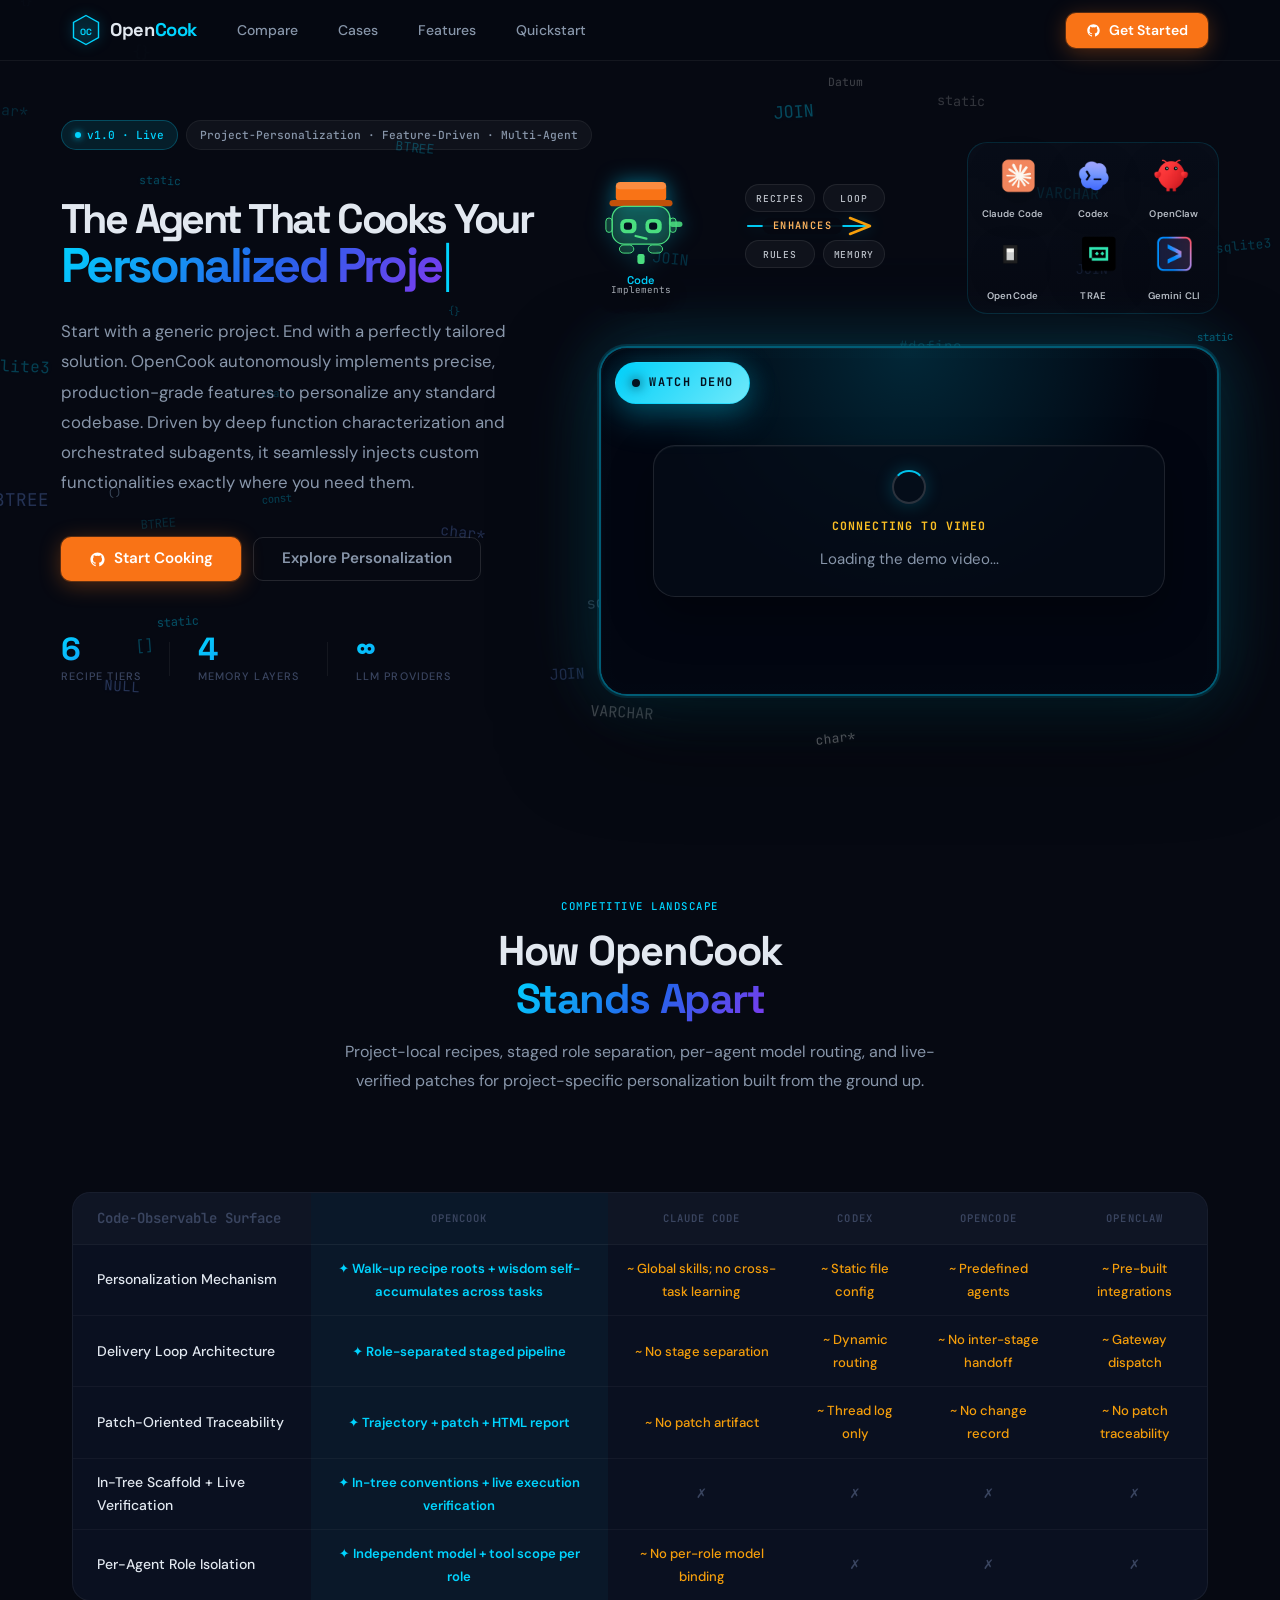
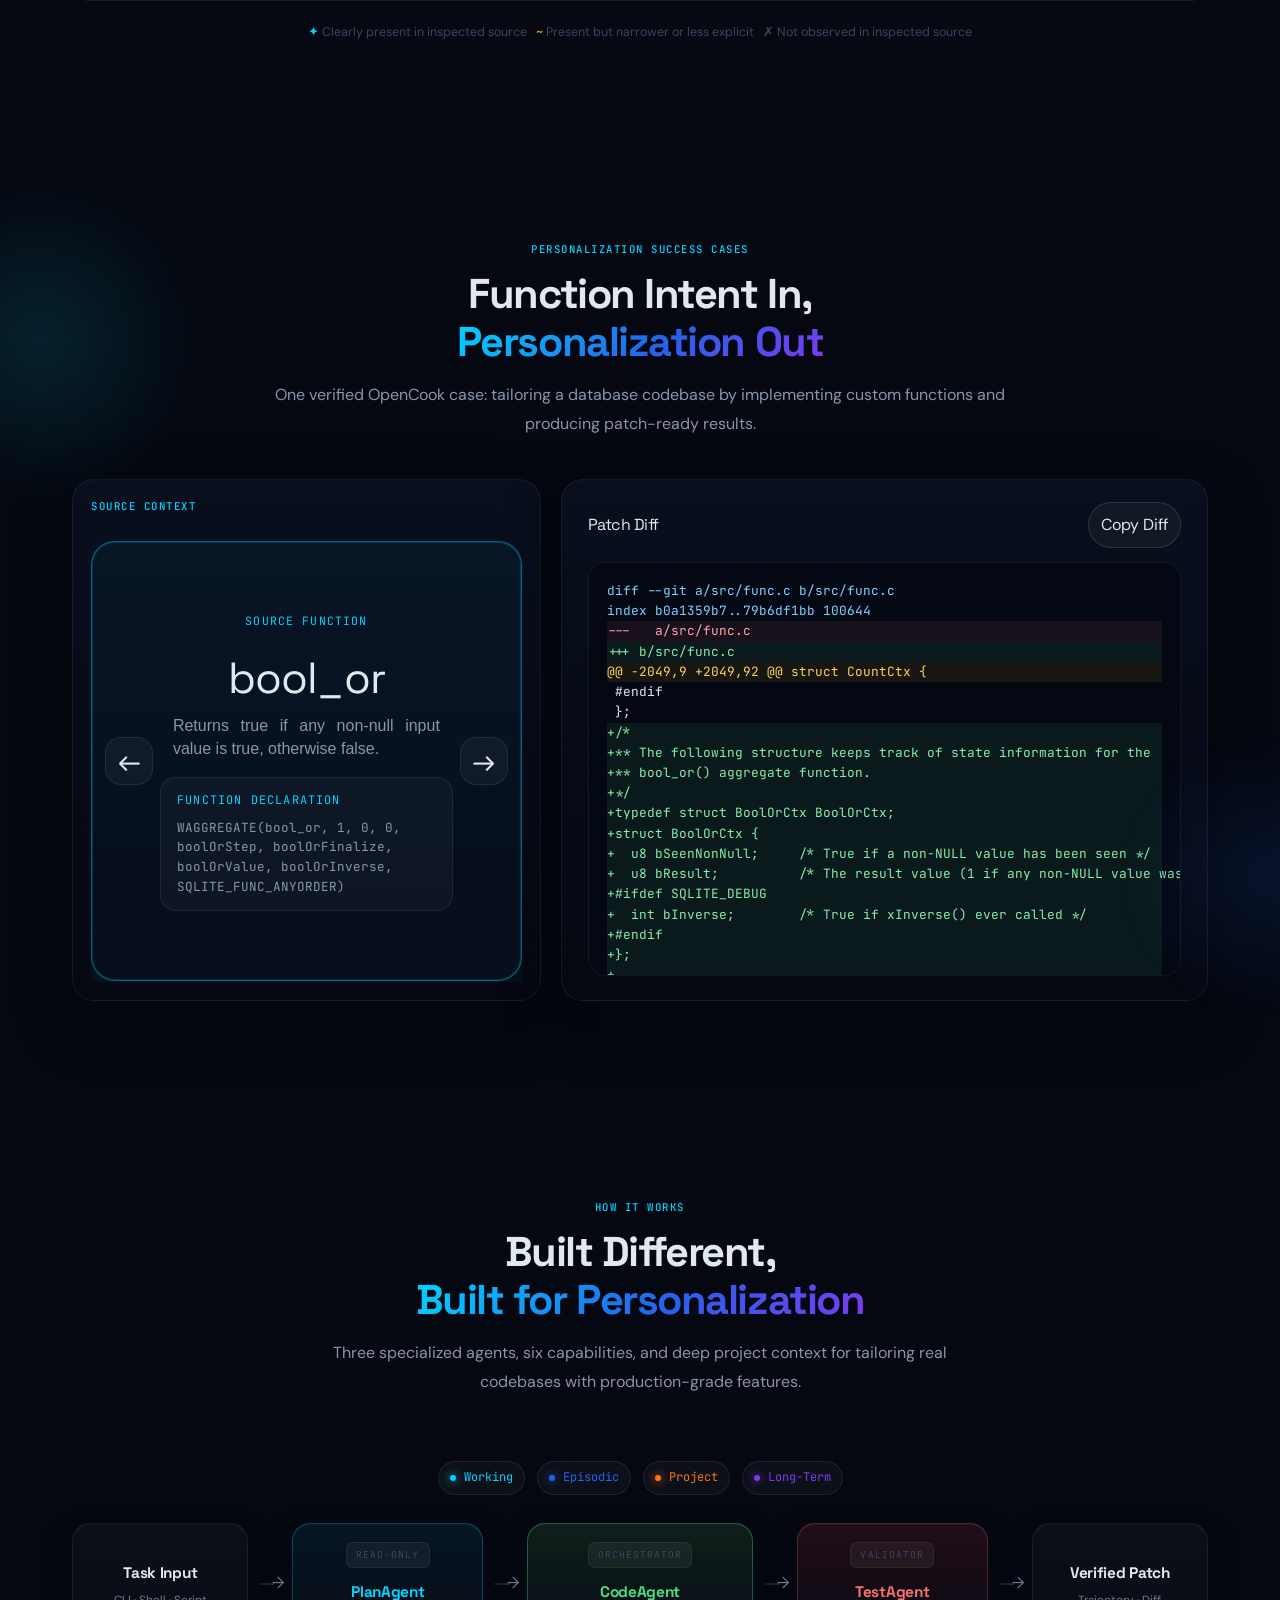
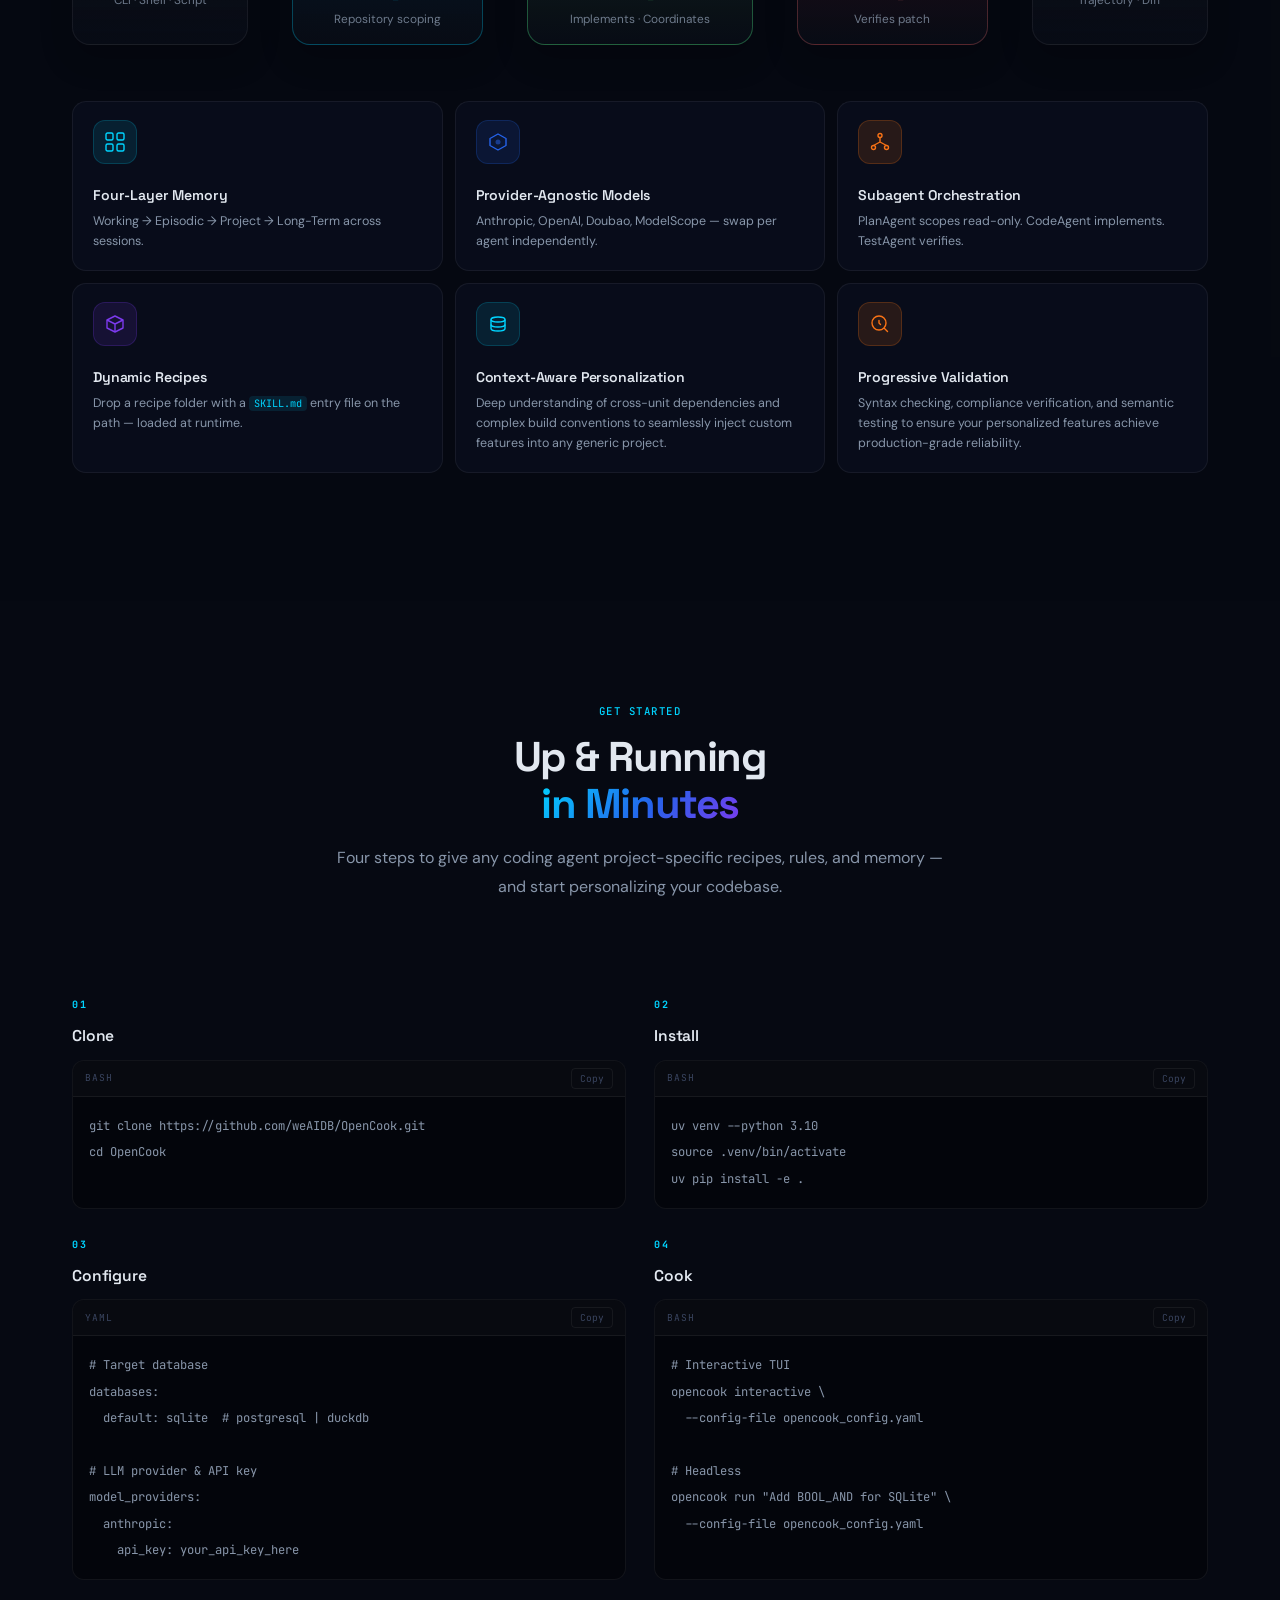
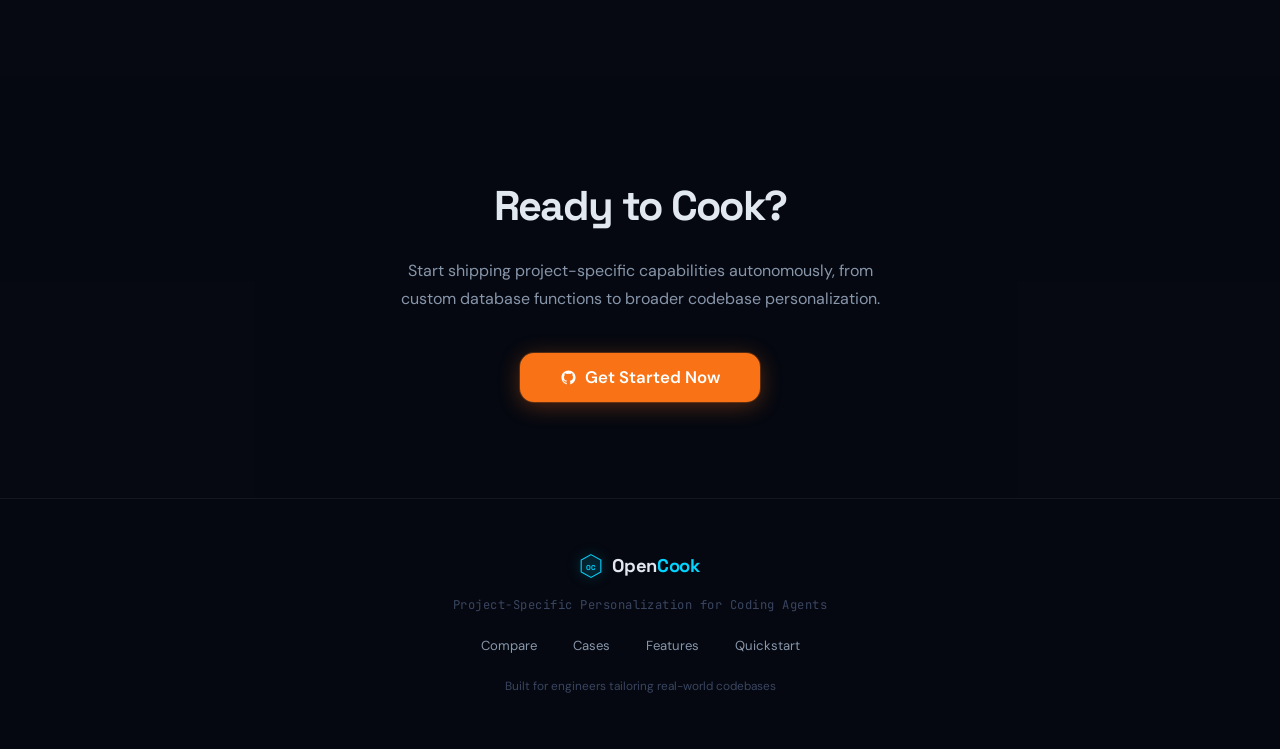
<file: index.html>
﻿<!DOCTYPE html>
<html lang="en">
<head>
  <meta charset="UTF-8"/>
  <meta name="viewport" content="width=device-width, initial-scale=1.0"/>
  <meta name="color-scheme" content="dark"/>
  <meta name="theme-color" content="#060912"/>
  <title>OpenCook - Project-Specific Personalization for Coding Agents</title>
  <link rel="preconnect" href="https://fonts.googleapis.com"/>
  <link rel="preconnect" href="https://fonts.gstatic.com" crossorigin/>
  <link href="https://fonts.googleapis.com/css2?family=DM+Sans:wght@400;500;700&family=Space+Grotesk:wght@400;500;600;700&family=JetBrains+Mono:wght@400;500&display=swap" rel="stylesheet"/>
  <link rel="stylesheet" href="style.css"/>
</head>
<body>

<!-- Code cloud canvas (bottom layer) -->
<canvas id="cloud-canvas" aria-hidden="true"></canvas>
<!-- Code rain canvas (top layer) -->
<canvas id="bg-canvas" aria-hidden="true"></canvas>

<!-- ═══ NAV ═══════════════════════════════════════════════ -->
<header class="nav" id="nav">
  <div class="nav-inner">
    <a class="logo" href="#">
      <svg class="logo-hex" width="28" height="32" viewBox="0 0 28 32" fill="none" aria-hidden="true">
        <path d="M14 1.5L26.5 8.5V23.5L14 30.5L1.5 23.5V8.5L14 1.5Z"
              stroke="#00D4FF" stroke-width="1.4" fill="rgba(0,212,255,0.06)"/>
        <text x="14" y="21" text-anchor="middle"
              font-family="Space Grotesk" font-size="9" font-weight="700" fill="#00D4FF">OC</text>
      </svg>
      <span class="logo-name">Open<span class="logo-hi">Cook</span></span>
    </a>

    <nav aria-label="Main navigation">
      <ul class="nav-links">
        <li><a href="#compare">Compare</a></li>
        <li><a href="#cases">Cases</a></li>
        <li><a href="#features">Features</a></li>
        <!-- <li><a href="#databases">Databases</a></li> -->
        <li><a href="#quickstart">Quickstart</a></li>

      </ul>
    </nav>

    <a class="btn btn-cta" href="https://github.com/weAIDB/OpenCook">
      <svg width="15" height="15" viewBox="0 0 24 24" fill="currentColor" aria-hidden="true">
        <path d="M12 2C6.477 2 2 6.477 2 12c0 4.418 2.865 8.166 6.839 9.489.5.092.682-.217.682-.482 0-.237-.009-.868-.013-1.703-2.782.604-3.369-1.341-3.369-1.341-.454-1.155-1.11-1.463-1.11-1.463-.908-.62.069-.608.069-.608 1.003.07 1.531 1.03 1.531 1.03.892 1.529 2.341 1.087 2.91.832.092-.647.35-1.088.636-1.338-2.22-.253-4.555-1.11-4.555-4.943 0-1.091.39-1.984 1.029-2.683-.103-.253-.446-1.27.098-2.647 0 0 .84-.269 2.75 1.025A9.578 9.578 0 0 1 12 6.836a9.59 9.59 0 0 1 2.504.337c1.909-1.294 2.747-1.025 2.747-1.025.546 1.377.202 2.394.1 2.647.64.699 1.028 1.592 1.028 2.683 0 3.842-2.339 4.687-4.566 4.935.359.309.678.919.678 1.852 0 1.336-.012 2.415-.012 2.743 0 .267.18.578.688.48C19.138 20.163 22 16.418 22 12c0-5.523-4.477-10-10-10z"/>
      </svg>
      Get Started
    </a>
  </div>
</header>

<!-- ═══ HERO ═══════════════════════════════════════════════ -->
<section class="hero" id="hero">
  <div class="eyebrow-row hero-nav-pills">
    <span class="pill pill-cyan"><span class="pill-dot"></span>v1.0 &middot; Live</span>
    <span class="pill">Project-Personalization &middot; Feature-Driven &middot; Multi-Agent</span>
  </div>

  <div class="hero-text">
    <h1 class="hero-h1">
      <span class="hero-h1-lead">The Agent That Cooks Your</span>
      <span class="type-wrap">
        <span id="typer" class="text-grad"></span><span class="type-cur">|</span>
      </span>
    </h1>

    <p class="hero-p">
      Start with a generic project. End with a perfectly tailored solution.
      OpenCook autonomously implements precise, production-grade features to personalize any standard codebase.
      Driven by deep function characterization and orchestrated subagents, it seamlessly injects custom functionalities exactly where you need them.
    </p>

    <div class="hero-btns">
      <a class="btn btn-cta btn-lg" href="https://github.com/weAIDB/OpenCook" target="_blank" rel="noopener noreferrer">
        <svg width="17" height="17" viewBox="0 0 24 24" fill="currentColor" aria-hidden="true">
          <path d="M12 2C6.477 2 2 6.477 2 12c0 4.418 2.865 8.166 6.839 9.489.5.092.682-.217.682-.482 0-.237-.009-.868-.013-1.703-2.782.604-3.369-1.341-3.369-1.341-.454-1.155-1.11-1.463-1.11-1.463-.908-.62.069-.608.069-.608 1.003.07 1.531 1.03 1.531 1.03.892 1.529 2.341 1.087 2.91.832.092-.647.35-1.088.636-1.338-2.22-.253-4.555-1.11-4.555-4.943 0-1.091.39-1.984 1.029-2.683-.103-.253-.446-1.27.098-2.647 0 0 .84-.269 2.75 1.025A9.578 9.578 0 0 1 12 6.836a9.59 9.59 0 0 1 2.504.337c1.909-1.294 2.747-1.025 2.747-1.025.546 1.377.202 2.394.1 2.647.64.699 1.028 1.592 1.028 2.683 0 3.842-2.339 4.687-4.566 4.935.359.309.678.919.678 1.852 0 1.336-.012 2.415-.012 2.743 0 .267.18.578.688.48C19.138 20.163 22 16.418 22 12c0-5.523-4.477-10-10-10z"/>
        </svg>
        Start Cooking
      </a>
      <a class="btn btn-outline btn-lg" href="#cases">Explore Personalization</a>
    </div>

    <div class="hero-stats">
      <div class="hstat"><span class="hstat-n" data-target="6">6</span><span class="hstat-l">Recipe Tiers</span></div>
      <div class="hstat-sep"></div>
      <div class="hstat"><span class="hstat-n" data-target="4">4</span><span class="hstat-l">Memory Layers</span></div>
      <div class="hstat-sep"></div>
      <div class="hstat"><span class="hstat-n">∞</span><span class="hstat-l">LLM Providers</span></div>
    </div>
  </div>

  <!-- ══ RIGHT COLUMN: host-agent ecosystem + demo video ══════════ -->
  <div class="hero-right">

  <div class="hero-ecosystem reveal" aria-label="OpenCook plugin enhancement diagram">
    <div class="hero-ecosystem-plugin">
      <div class="hero-ecosystem-core" aria-hidden="true">
        <div class="wfr-item hero-ecosystem-state active">
          <svg class="wfr-svg" viewBox="0 0 80 112" fill="none" overflow="visible" xmlns="http://www.w3.org/2000/svg">
            <g class="wfr-g-plan">
              <rect x="12" y="0" width="56" height="22" rx="5" fill="#F97316"/>
              <rect x="12" y="0" width="56" height="8" rx="5" fill="rgba(255,255,255,0.18)"/>
              <rect x="5" y="20" width="70" height="7" rx="4" fill="#C2510A"/>
              <circle cx="70" cy="10" r="8" stroke="#00D4FF" stroke-width="2" fill="rgba(0,212,255,0.08)"/>
              <line x1="76" y1="16" x2="78" y2="22" stroke="#00D4FF" stroke-width="2.5" stroke-linecap="round"/>
              <rect x="8" y="27" width="64" height="42" rx="13" fill="rgba(0,212,255,0.18)" stroke="#00D4FF" stroke-width="1.4"/>
              <rect x="17" y="41" width="18" height="16" rx="6" fill="#00D4FF"/>
              <rect class="wfr-ppl" x="21" y="45" width="9" height="8" rx="3" fill="#04111e"/>
              <rect x="45" y="41" width="18" height="16" rx="6" fill="#00D4FF"/>
              <rect class="wfr-ppl" x="49" y="45" width="9" height="8" rx="3" fill="#04111e"/>
              <circle cx="40" cy="62" r="4" fill="#00D4FF"/>
              <rect x="16" y="70" width="16" height="9" rx="5" fill="rgba(0,212,255,0.18)" stroke="#00D4FF" stroke-width="1.1"/>
              <rect x="48" y="70" width="16" height="9" rx="5" fill="rgba(0,212,255,0.18)" stroke="#00D4FF" stroke-width="1.1"/>
            </g>
          </svg>
          <span class="wfr-name">Plan</span>
          <span class="wfr-desc">Scopes repo</span>
        </div>
        <div class="wfr-item hero-ecosystem-state">
          <svg class="wfr-svg" viewBox="0 0 80 112" fill="none" overflow="visible" xmlns="http://www.w3.org/2000/svg">
            <g class="wfr-g-code">
              <rect x="12" y="0" width="56" height="22" rx="5" fill="#F97316"/>
              <rect x="12" y="0" width="56" height="8" rx="5" fill="rgba(255,255,255,0.18)"/>
              <rect x="5" y="20" width="70" height="7" rx="4" fill="#C2510A"/>
              <rect class="wfr-al" x="1" y="40" width="7" height="16" rx="3.5" fill="rgba(74,222,128,0.18)" stroke="#4ADE80" stroke-width="1.1"/>
              <g class="wfr-ar">
                <rect x="72" y="40" width="7" height="16" rx="3.5" fill="rgba(74,222,128,0.18)" stroke="#4ADE80" stroke-width="1.1"/>
              </g>
              <rect x="8" y="27" width="64" height="42" rx="13" fill="rgba(74,222,128,0.18)" stroke="#4ADE80" stroke-width="1.4"/>
              <rect x="72" y="44" width="14" height="6" rx="3" fill="#4ADE80" opacity="0.88"/>
              <line x1="72" y1="47" x2="72" y2="40" stroke="#4ADE80" stroke-width="2" stroke-linecap="round"/>
              <rect x="17" y="41" width="18" height="16" rx="6" fill="#4ADE80"/>
              <rect x="21" y="45" width="9" height="8" rx="3" fill="#04111e"/>
              <rect x="45" y="41" width="18" height="16" rx="6" fill="#4ADE80"/>
              <rect x="49" y="45" width="9" height="8" rx="3" fill="#04111e"/>
              <line x1="34" y1="60" x2="46" y2="63" stroke="#4ADE80" stroke-width="2.5" stroke-linecap="round"/>
              <rect x="16" y="70" width="16" height="9" rx="5" fill="rgba(74,222,128,0.18)" stroke="#4ADE80" stroke-width="1.1"/>
              <rect x="48" y="70" width="16" height="9" rx="5" fill="rgba(74,222,128,0.18)" stroke="#4ADE80" stroke-width="1.1"/>
              <rect class="wfr-cur" x="36" y="80" width="8" height="11" rx="2.5" fill="#4ADE80"/>
            </g>
          </svg>
          <span class="wfr-name">Code</span>
          <span class="wfr-desc">Implements</span>
        </div>
        <div class="wfr-item hero-ecosystem-state">
          <svg class="wfr-svg" viewBox="0 0 80 112" fill="none" overflow="visible" xmlns="http://www.w3.org/2000/svg">
            <g class="wfr-g-test">
              <rect x="12" y="0" width="56" height="22" rx="5" fill="#F97316"/>
              <rect x="12" y="0" width="56" height="8" rx="5" fill="rgba(255,255,255,0.18)"/>
              <rect x="5" y="20" width="70" height="7" rx="4" fill="#C2510A"/>
              <rect x="8" y="27" width="64" height="42" rx="13" fill="rgba(248,113,113,0.18)" stroke="#F87171" stroke-width="1.4"/>
              <line x1="4" y1="38" x2="4" y2="58" stroke="#F87171" stroke-width="2" stroke-linecap="round"/>
              <ellipse cx="4" cy="35" rx="5" ry="4" fill="rgba(248,113,113,0.22)" stroke="#F87171" stroke-width="1.6"/>
              <rect x="17" y="41" width="18" height="16" rx="6" fill="#F87171"/>
              <rect class="wfr-tpl" x="21" y="45" width="9" height="8" rx="3" fill="#04111e"/>
              <rect x="45" y="41" width="18" height="16" rx="6" fill="#F87171"/>
              <rect class="wfr-tpl" x="49" y="45" width="9" height="8" rx="3" fill="#04111e"/>
              <path d="M33 62 L37 59 L43 65 L47 62" stroke="#F87171" stroke-width="2" stroke-linecap="round" stroke-linejoin="round" fill="none"/>
              <circle cx="61" cy="63" r="7" fill="#1e0808" stroke="#F87171" stroke-width="1.6"/>
              <path d="M55 63 l4 4 8-8" stroke="#F87171" stroke-width="2.2" stroke-linecap="round" stroke-linejoin="round" fill="none"/>
              <rect x="16" y="70" width="16" height="9" rx="5" fill="rgba(248,113,113,0.18)" stroke="#F87171" stroke-width="1.1"/>
              <rect x="48" y="70" width="16" height="9" rx="5" fill="rgba(248,113,113,0.18)" stroke="#F87171" stroke-width="1.1"/>
            </g>
          </svg>
          <span class="wfr-name">Test</span>
          <span class="wfr-desc">Verifies</span>
        </div>
        <div class="wfr-item hero-ecosystem-state">
          <svg class="wfr-svg" viewBox="0 0 80 112" fill="none" overflow="visible" xmlns="http://www.w3.org/2000/svg">
            <g class="wfr-g-done">
              <rect x="12" y="0" width="56" height="22" rx="5" fill="#F97316"/>
              <rect x="12" y="0" width="56" height="8" rx="5" fill="rgba(255,255,255,0.18)"/>
              <rect x="5" y="20" width="70" height="7" rx="4" fill="#C2510A"/>
              <text class="wfr-star" x="40" y="15" font-size="13" fill="rgba(255,255,255,0.92)" text-anchor="middle">★</text>
              <g class="wfr-dal">
                <rect x="1" y="38" width="7" height="16" rx="3.5" fill="rgba(251,191,36,0.18)" stroke="#FBBF24" stroke-width="1.1"/>
              </g>
              <g class="wfr-dar">
                <rect x="72" y="38" width="7" height="16" rx="3.5" fill="rgba(251,191,36,0.18)" stroke="#FBBF24" stroke-width="1.1"/>
                <circle cx="75" cy="57" r="6" fill="rgba(251,191,36,0.18)" stroke="#FBBF24" stroke-width="1.6"/>
                <line x1="75" y1="51" x2="75" y2="38" stroke="#FBBF24" stroke-width="1.5" stroke-linecap="round"/>
              </g>
              <rect x="8" y="27" width="64" height="42" rx="13" fill="rgba(251,191,36,0.18)" stroke="#FBBF24" stroke-width="1.4"/>
              <rect x="17" y="41" width="18" height="16" rx="6" fill="#FBBF24"/>
              <rect class="wfr-dpl" x="21" y="45" width="9" height="8" rx="3" fill="#04111e"/>
              <rect x="45" y="41" width="18" height="16" rx="6" fill="#FBBF24"/>
              <rect class="wfr-dpl" x="49" y="45" width="9" height="8" rx="3" fill="#04111e"/>
              <path d="M33 59 L47 59 L40 67 Z" fill="#FBBF24"/>
              <rect x="16" y="70" width="16" height="9" rx="5" fill="rgba(251,191,36,0.18)" stroke="#FBBF24" stroke-width="1.1"/>
              <rect x="48" y="70" width="16" height="9" rx="5" fill="rgba(251,191,36,0.18)" stroke="#FBBF24" stroke-width="1.1"/>
            </g>
          </svg>
          <span class="wfr-name">Done</span>
          <span class="wfr-desc">Patch shipped</span>
        </div>
      </div>
    </div>

    <div class="hero-ecosystem-flow" aria-hidden="true">
      <div class="hero-ecosystem-flow-stage">
        <div class="hero-ecosystem-flow-pills">
          <span>Recipes</span>
          <span>Loop</span>
          <span>Rules</span>
          <span>Memory</span>
        </div>
        <div class="hero-ecosystem-flow-arrow"></div>
        <div class="hero-ecosystem-flow-label">Enhances</div>
      </div>
    </div>

    <div class="hero-ecosystem-targets">
      <div class="hero-ecosystem-agents" role="list" aria-label="Example coding agents">
        <div class="hero-ecosystem-agent" role="listitem">
          <img src="logo/Claude%20Code.png" alt="Claude Code logo"/>
          <span>Claude Code</span>
        </div>
        <div class="hero-ecosystem-agent" role="listitem">
          <img src="logo/Codex.png" alt="Codex logo"/>
          <span>Codex</span>
        </div>
        <div class="hero-ecosystem-agent" role="listitem">
          <img src="logo/OpenClaw.png" alt="OpenClaw logo"/>
          <span>OpenClaw</span>
        </div>
        <div class="hero-ecosystem-agent" role="listitem">
          <img src="logo/OpenCode.png" alt="OpenCode logo"/>
          <span>OpenCode</span>
        </div>
        <div class="hero-ecosystem-agent" role="listitem">
          <img src="logo/TRAE.png" alt="TRAE logo"/>
          <span>TRAE</span>
        </div>
        <div class="hero-ecosystem-agent" role="listitem">
          <img src="logo/Gemini%20CLI.png" alt="Gemini CLI logo"/>
          <span>Gemini CLI</span>
        </div>
      </div>
    </div>
  </div>

  <div class="hero-video reveal" data-video-state="loading" data-vimeo-url="https://vimeo.com/1178451557">
    <div class="hero-video-hint" aria-hidden="true">
      <span class="hero-video-cta"><span class="hero-video-pulse"></span>Watch Demo</span>
    </div>
    <div class="hero-video-status" aria-live="polite">
      <div class="hero-video-status-card hero-video-status-card--loading">
        <div class="hero-video-status-spinner" aria-hidden="true"></div>
        <p class="hero-video-status-kicker">Connecting to Vimeo</p>
        <p class="hero-video-status-copy">Loading the demo video...</p>
      </div>
      <div class="hero-video-status-card hero-video-status-card--error">
        <div class="hero-video-status-poster" aria-hidden="true">
          <div class="hero-video-status-poster-image"></div>
        </div>
        <div class="hero-video-status-message">
          <p class="hero-video-status-kicker">Video temporarily unavailable</p>
          <p class="hero-video-status-copy">Please check your network status. If Vimeo is blocked, use the source link below.</p>
          <a class="hero-video-status-inline-link" href="https://vimeo.com/1178451557" target="_blank" rel="noopener noreferrer">Source video link: https://vimeo.com/1178451557</a>
          <a class="hero-video-status-link" href="https://vimeo.com/1178451557" target="_blank" rel="noopener noreferrer">Open Source Video</a>
        </div>
      </div>
    </div>
    <iframe
      src="https://player.vimeo.com/video/1178451557?autoplay=1&muted=1&autopause=0&playsinline=1&dnt=1&title=0&byline=0&portrait=0"
      title="OpenCook demo video"
      loading="eager"
      allow="autoplay; fullscreen; picture-in-picture"
      allowfullscreen
    ></iframe>
  </div>

  <!-- Terminal card (inline in hero right) -->
  <div class="hero-term-wrap">
    <div class="demo-label">
      <span class="demo-dot"></span>Live Session
    </div>
    <div class="term-card">
      <div class="term-chrome">
        <span class="dot dot-r"></span><span class="dot dot-y"></span><span class="dot dot-g"></span>
        <span class="term-title">opencook — bash</span>
      </div>
      <div class="term-body">
        <div class="t-ln"><span class="t-ps">❯</span> opencook --target postgresql --func array_to_string</div>
        <div class="t-ln tl" id="tl1"><span class="t-kw">[PlanAgent]</span>  Scanning /src/backend/utils/adt/varlena.c ...</div>
        <div class="t-ln tl" id="tl2"><span class="t-kw">[Memory]</span>     Loading episodic context · 12 prior tasks found</div>
        <div class="t-ln tl" id="tl3"><span class="t-kw">[CodeAgent]</span>  Located PG_FUNCTION_INFO_V1 registration site</div>
        <div class="t-ln tl" id="tl4"><span class="t-kw">[CodeAgent]</span>  Writing · builtins.c · pg_proc.dat · sql/functions.sql</div>
        <div class="t-ln tl" id="tl5"><span class="t-ok">✔</span> array_to_string — implementation complete</div>
        <div class="t-ln tl" id="tl6"><span class="t-kw">[TestAgent]</span>  Running pg_regress · 48 / 48 passed</div>
        <div class="t-ln tl" id="tl7"><span class="t-ok">✔</span> Patch ready · 3 files · 0 regressions</div>
      </div>
    </div>
  </div><!-- end hero-term-wrap -->

  </div><!-- end hero-right -->
</section>

<!-- ═══ COMPARE ══════════════════════════════════════════ -->
<section class="section" id="compare">
  <div class="wrap">
    <div class="sec-head reveal">
      <div class="eyebrow">Competitive Landscape</div>
      <h2 class="sec-h2">How OpenCook<br/><span class="text-grad">Stands Apart</span></h2>
      <p class="sec-sub">Project-local recipes, staged role separation, per-agent model routing, and live-verified patches for project-specific personalization built from the ground up.</p>
    </div>
    <!-- Video placeholder -->
    <div class="video-ph reveal">
      <div class="video-ph-play">
        <svg width="64" height="64" viewBox="0 0 64 64" fill="none">
          <circle cx="32" cy="32" r="30" stroke="rgba(0,212,255,0.35)" stroke-width="1.5"/>
          <circle cx="32" cy="32" r="30" stroke="rgba(0,212,255,0.08)" stroke-width="12"/>
          <path d="M26 22l20 10-20 10V22z" fill="rgba(0,212,255,0.75)"/>
        </svg>
      </div>
      <p class="video-ph-label">Personalization Demo — Coming Soon</p>
      <p class="video-ph-sub">Walkthrough: OpenCook personalizing a database codebase by adding a custom production-ready function from task input to verified patch</p>
    </div>
    <div class="cmp-wrap reveal">
      <table class="cmp">
        <thead><tr>
          <th class="cmp-feat">Code-Observable Surface</th>
          <th class="cmp-db">OpenCook</th>
          <th>Claude Code</th><th>Codex</th><th>OpenCode</th><th>OpenClaw</th>
        </tr></thead>
        <tbody>
          <tr><td class="cmp-feat">Personalization Mechanism</td><td class="cmp-db"><span class="cy">✦ Walk-up recipe roots + wisdom self-accumulates across tasks</span></td><td><span class="cp">~ Global skills; no cross-task learning</span></td><td><span class="cp">~ Static file config</span></td><td><span class="cp">~ Predefined agents</span></td><td><span class="cp">~ Pre-built integrations</span></td></tr>
          <tr><td class="cmp-feat">Delivery Loop Architecture</td><td class="cmp-db"><span class="cy">✦ Role-separated staged pipeline</span></td><td><span class="cp">~ No stage separation</span></td><td><span class="cp">~ Dynamic routing</span></td><td><span class="cp">~ No inter-stage handoff</span></td><td><span class="cp">~ Gateway dispatch</span></td></tr>
          <tr><td class="cmp-feat">Patch-Oriented Traceability</td><td class="cmp-db"><span class="cy">✦ Trajectory + patch + HTML report</span></td><td><span class="cp">~ No patch artifact</span></td><td><span class="cp">~ Thread log only</span></td><td><span class="cp">~ No change record</span></td><td><span class="cp">~ No patch traceability</span></td></tr>
          <tr><td class="cmp-feat">In-Tree Scaffold + Live Verification</td><td class="cmp-db"><span class="cy">✦ In-tree conventions + live execution verification</span></td><td><span class="cn">✗</span></td><td><span class="cn">✗</span></td><td><span class="cn">✗</span></td><td><span class="cn">✗</span></td></tr>
          <tr><td class="cmp-feat">Per-Agent Role Isolation</td><td class="cmp-db"><span class="cy">✦ Independent model + tool scope per role</span></td><td><span class="cp">~ No per-role model binding</span></td><td><span class="cn">✗</span></td><td><span class="cn">✗</span></td><td><span class="cn">✗</span></td></tr>
        </tbody>
      </table>
    </div>
    <p class="cmp-legend"><span class="cy">✦</span> Clearly present in inspected source &nbsp; <span class="cp">~</span> Present but narrower or less explicit &nbsp; <span class="cn">✗</span> Not observed in inspected source</p>
  </div>
</section>

<section class="section section-glass cases-stage" id="cases" data-success-cases-root data-sync-hash="false" data-cases-layout="carousel-fixed" data-autoplay-ms="5400">
  <div class="wrap">
    <div class="sec-head reveal cases-head">
      <div class="eyebrow">Personalization Success Cases</div>
      <h2 class="sec-h2">Function Intent In,<br/><span class="text-grad">Personalization Out</span></h2>
      <p class="sec-sub">
        One verified OpenCook case: tailoring a database codebase by implementing custom functions and producing patch-ready results.
      </p>
    </div>

    <div class="cases-shell reveal">
      <div class="cases-source-col">
        <div class="cases-source-frame">
          <div class="cases-source-bar">
            <div class="eyebrow">Source Context</div>
          </div>
          <div class="case-carousel-window">
            <button class="cases-nav-btn cases-nav-btn--prev" id="cases-prev" type="button" aria-label="Previous case">
              <span aria-hidden="true">&larr;</span>
            </button>
            <div class="case-list case-carousel-track" id="case-list"></div>
            <button class="cases-nav-btn cases-nav-btn--next" id="cases-next" type="button" aria-label="Next case">
              <span aria-hidden="true">&rarr;</span>
            </button>
          </div>
        </div>
      </div>

      <div class="cases-detail-col">
        <section class="detail-panel" id="case-detail" aria-live="polite"></section>
      </div>
    </div>
  </div>
</section>

<!-- ═══ FEATURES + DATABASES ═════════════════════════════ -->
<section class="section section-glass" id="features">
  <div class="wrap">
    <div class="sec-head reveal">
      <div class="eyebrow">How It Works</div>
      <h2 class="sec-h2">Built Different,<br/><span class="text-grad">Built for Personalization</span></h2>
      <p class="sec-sub">Three specialized agents, six capabilities, and deep project context for tailoring real codebases with production-grade features.</p>
    </div>

    <div class="pl-mem reveal">
      <span class="aml" style="--mc:#00D4FF">Working</span>
      <span class="aml" style="--mc:#2563EB">Episodic</span>
      <span class="aml" style="--mc:#F97316">Project</span>
      <span class="aml" style="--mc:#7C3AED">Long-Term</span>
    </div>

    <!-- Pipeline -->
    <div class="pipeline reveal">
      <div class="pl-node pl-input"><span class="pl-label">Task Input</span><span class="pl-sub">CLI · Shell · Script</span></div>
      <div class="pl-arr">→</div>
      <div class="pl-node pl-plan"><span class="pl-badge">Read-only</span><span class="pl-label">PlanAgent</span><span class="pl-sub">Repository scoping</span></div>
      <div class="pl-arr">→</div>
      <div class="pl-node pl-core"><span class="pl-badge">Orchestrator</span><span class="pl-label">CodeAgent</span><span class="pl-sub">Implements · Coordinates</span></div>
      <div class="pl-arr">→</div>
      <div class="pl-node pl-test"><span class="pl-badge">Validator</span><span class="pl-label">TestAgent</span><span class="pl-sub">Verifies patch</span></div>
      <div class="pl-arr">→</div>
      <div class="pl-node pl-output"><span class="pl-label">Verified Patch</span><span class="pl-sub">Trajectory · Diff</span></div>
    </div>

    <!-- Capabilities -->
    <div class="feat-grid">
      <div class="feat-card reveal">
        <div class="bc-icon bc-icon-cyan">
          <svg width="20" height="20" viewBox="0 0 20 20" fill="none">
            <rect x="1" y="1" width="7" height="7" rx="1.5" stroke="#00D4FF" stroke-width="1.4"/>
            <rect x="12" y="1" width="7" height="7" rx="1.5" stroke="#00D4FF" stroke-width="1.4"/>
            <rect x="1" y="12" width="7" height="7" rx="1.5" stroke="#00D4FF" stroke-width="1.4"/>
            <rect x="12" y="12" width="7" height="7" rx="1.5" stroke="#00D4FF" stroke-width="1.4"/>
          </svg>
        </div>
        <h3>Four-Layer Memory</h3>
        <p>Working → Episodic → Project → Long-Term across sessions.</p>
      </div>
      <div class="feat-card reveal">
        <div class="bc-icon bc-icon-blue">
          <svg width="20" height="20" viewBox="0 0 20 20" fill="none">
            <path d="M10 2l8 4.5v7L10 18l-8-4.5v-7L10 2z" stroke="#2563EB" stroke-width="1.4" stroke-linejoin="round"/>
            <circle cx="10" cy="10" r="2.5" fill="#2563EB" opacity="0.5"/>
          </svg>
        </div>
        <h3>Provider-Agnostic Models</h3>
        <p>Anthropic, OpenAI, Doubao, ModelScope — swap per agent independently.</p>
      </div>
      <div class="feat-card reveal">
        <div class="bc-icon bc-icon-orange">
          <svg width="20" height="20" viewBox="0 0 20 20" fill="none">
            <circle cx="10" cy="3.5" r="2" stroke="#F97316" stroke-width="1.4"/>
            <circle cx="3.5" cy="15.5" r="2" stroke="#F97316" stroke-width="1.4"/>
            <circle cx="16.5" cy="15.5" r="2" stroke="#F97316" stroke-width="1.4"/>
            <path d="M10 5.5v4.5M10 10L3.5 13.5M10 10L16.5 13.5" stroke="#F97316" stroke-width="1.4" stroke-linecap="round"/>
          </svg>
        </div>
        <h3>Subagent Orchestration</h3>
        <p>PlanAgent scopes read-only. CodeAgent implements. TestAgent verifies.</p>
      </div>
      <div class="feat-card reveal">
        <div class="bc-icon bc-icon-purple">
          <svg width="20" height="20" viewBox="0 0 20 20" fill="none">
            <path d="M10 2L2 6v8l8 4 8-4V6L10 2z" stroke="#7C3AED" stroke-width="1.4" stroke-linejoin="round"/>
            <path d="M2 6l8 4 8-4M10 10v8" stroke="#7C3AED" stroke-width="1.4" stroke-linejoin="round"/>
          </svg>
        </div>
        <h3>Dynamic Recipes</h3>
        <p>Drop a recipe folder with a <code>SKILL.md</code> entry file on the path — loaded at runtime.</p>
      </div>
      <div class="feat-card reveal">
        <div class="bc-icon bc-icon-cyan">
          <svg width="20" height="20" viewBox="0 0 20 20" fill="none">
            <ellipse cx="10" cy="5.5" rx="7" ry="2.5" stroke="#00D4FF" stroke-width="1.4"/>
            <path d="M3 5.5v5c0 1.38 3.13 2.5 7 2.5s7-1.12 7-2.5v-5" stroke="#00D4FF" stroke-width="1.4"/>
            <path d="M3 10.5v4c0 1.38 3.13 2.5 7 2.5s7-1.12 7-2.5v-4" stroke="#00D4FF" stroke-width="1.4"/>
          </svg>
        </div>
        <h3>Context-Aware Personalization</h3>
        <p>Deep understanding of cross-unit dependencies and complex build conventions to seamlessly inject custom features into any generic project.</p>
      </div>
      <div class="feat-card reveal">
        <div class="bc-icon bc-icon-orange">
          <svg width="20" height="20" viewBox="0 0 20 20" fill="none">
            <path d="M17.5 17.5l-3.5-3.5M9 16A7 7 0 1 1 9 2a7 7 0 0 1 0 14z" stroke="#F97316" stroke-width="1.4" stroke-linecap="round"/>
            <path d="M9 6.5v2.5l1.5 1.5" stroke="#F97316" stroke-width="1.4" stroke-linecap="round"/>
          </svg>
        </div>
        <h3>Progressive Validation</h3>
        <p>Syntax checking, compliance verification, and semantic testing to ensure your personalized features achieve production-grade reliability.</p>
      </div>
    </div>

    <!-- Target databases -->
    <!-- <div class="db-bar reveal" id="databases">
      <div class="db-pill"><span class="db-badge db-pg">PG</span> PostgreSQL</div>
      <div class="db-pill"><span class="db-badge db-sq">SQ</span> SQLite</div>
      <div class="db-pill"><span class="db-badge db-dd">DD</span> DuckDB</div>
      <div class="db-pill"><span class="db-badge db-ch">CH</span> ClickHouse</div>
      <div class="db-pill"><span class="db-badge db-my">MY</span> MySQL</div>
      <div class="db-pill"><span class="db-badge db-ob">OB</span> OceanBase</div>
    </div> -->
  </div>
</section>

<!-- ═══ QUICKSTART ════════════════════════════════════════ -->
<section class="section" id="quickstart">
  <div class="wrap">
    <div class="sec-head reveal">
      <div class="eyebrow">Get Started</div>
      <h2 class="sec-h2">Up &amp; Running<br/><span class="text-grad">in Minutes</span></h2>
      <p class="sec-sub">Four steps to give any coding agent project-specific recipes, rules, and memory — and start personalizing your codebase.</p>
    </div>
    <div class="qs-grid">
      <div class="qs-step reveal">
        <div class="qs-n">01</div><div class="qs-title">Clone</div>
        <div class="codebox"><div class="cb-bar"><span class="cb-lang">bash</span><button class="cb-copy" onclick="copyCode(this)">Copy</button></div><pre><code>git clone https://github.com/weAIDB/OpenCook.git
cd OpenCook</code></pre></div>
      </div>
      <div class="qs-step reveal">
        <div class="qs-n">02</div><div class="qs-title">Install</div>
        <div class="codebox"><div class="cb-bar"><span class="cb-lang">bash</span><button class="cb-copy" onclick="copyCode(this)">Copy</button></div><pre><code>uv venv --python 3.10
source .venv/bin/activate
uv pip install -e .</code></pre></div>
      </div>
      <div class="qs-step reveal">
        <div class="qs-n">03</div><div class="qs-title">Configure</div>
        <div class="codebox"><div class="cb-bar"><span class="cb-lang">yaml</span><button class="cb-copy" onclick="copyCode(this)">Copy</button></div><pre><code># Target database
databases:
  default: sqlite  # postgresql | duckdb

# LLM provider &amp; API key
model_providers:
  anthropic:
    api_key: your_api_key_here
</code></pre></div>
      </div>
      <div class="qs-step reveal">
        <div class="qs-n">04</div><div class="qs-title">Cook</div>
        <div class="codebox"><div class="cb-bar"><span class="cb-lang">bash</span><button class="cb-copy" onclick="copyCode(this)">Copy</button></div><pre><code># Interactive TUI
opencook interactive \
  --config-file opencook_config.yaml

# Headless
opencook run "Add BOOL_AND for SQLite" \
  --config-file opencook_config.yaml</code></pre></div>
      </div>
    </div>
  </div>
</section>

<!-- ═══ CTA ══════════════════════════════════════════════ -->
<section class="cta-band">
  <div class="wrap">
    <div class="cta-inner reveal">
      <h2 class="cta-h2">Ready to Cook?</h2>
      <p class="cta-sub">Start shipping project-specific capabilities autonomously, from custom database functions to broader codebase personalization.</p>
      <a class="btn btn-cta btn-xl" href="https://github.com/weAIDB/OpenCook" target="_blank" rel="noopener noreferrer">
        <svg width="17" height="17" viewBox="0 0 24 24" fill="currentColor" aria-hidden="true">
          <path d="M12 2C6.477 2 2 6.477 2 12c0 4.418 2.865 8.166 6.839 9.489.5.092.682-.217.682-.482 0-.237-.009-.868-.013-1.703-2.782.604-3.369-1.341-3.369-1.341-.454-1.155-1.11-1.463-1.11-1.463-.908-.62.069-.608.069-.608 1.003.07 1.531 1.03 1.531 1.03.892 1.529 2.341 1.087 2.91.832.092-.647.35-1.088.636-1.338-2.22-.253-4.555-1.11-4.555-4.943 0-1.091.39-1.984 1.029-2.683-.103-.253-.446-1.27.098-2.647 0 0 .84-.269 2.75 1.025A9.578 9.578 0 0 1 12 6.836a9.59 9.59 0 0 1 2.504.337c1.909-1.294 2.747-1.025 2.747-1.025.546 1.377.202 2.394.1 2.647.64.699 1.028 1.592 1.028 2.683 0 3.842-2.339 4.687-4.566 4.935.359.309.678.919.678 1.852 0 1.336-.012 2.415-.012 2.743 0 .267.18.578.688.48C19.138 20.163 22 16.418 22 12c0-5.523-4.477-10-10-10z"/>
        </svg>
        Get Started Now
      </a>
    </div>
  </div>
</section>

<!-- ═══ FOOTER ════════════════════════════════════════════ -->
<footer class="footer">
  <div class="wrap">
    <div class="footer-inner">
      <div class="logo">
        <svg class="logo-hex" width="22" height="26" viewBox="0 0 28 32" fill="none" aria-hidden="true">
          <path d="M14 1.5L26.5 8.5V23.5L14 30.5L1.5 23.5V8.5L14 1.5Z" stroke="#00D4FF" stroke-width="1.4" fill="rgba(0,212,255,0.06)"/>
          <text x="14" y="21" text-anchor="middle" font-family="Space Grotesk" font-size="9" font-weight="700" fill="#00D4FF">OC</text>
        </svg>
        <span class="logo-name">Open<span class="logo-hi">Cook</span></span>
      </div>
      <div class="footer-tag">Project-Specific Personalization for Coding Agents</div>
      <nav class="footer-links" aria-label="Footer">
        <a href="#compare">Compare</a>
        <a href="#cases">Cases</a>
        <a href="#features">Features</a>
        <a href="#quickstart">Quickstart</a>
      </nav>
      <div class="footer-copy">Built for engineers tailoring real-world codebases</div>
    </div>
  </div>
</footer>

<script src="success-cases-data.js"></script>
<script src="success-cases.js"></script>
<script src="https://player.vimeo.com/api/player.js"></script>
<script src="main.js"></script>
</body>
</html>
</file>
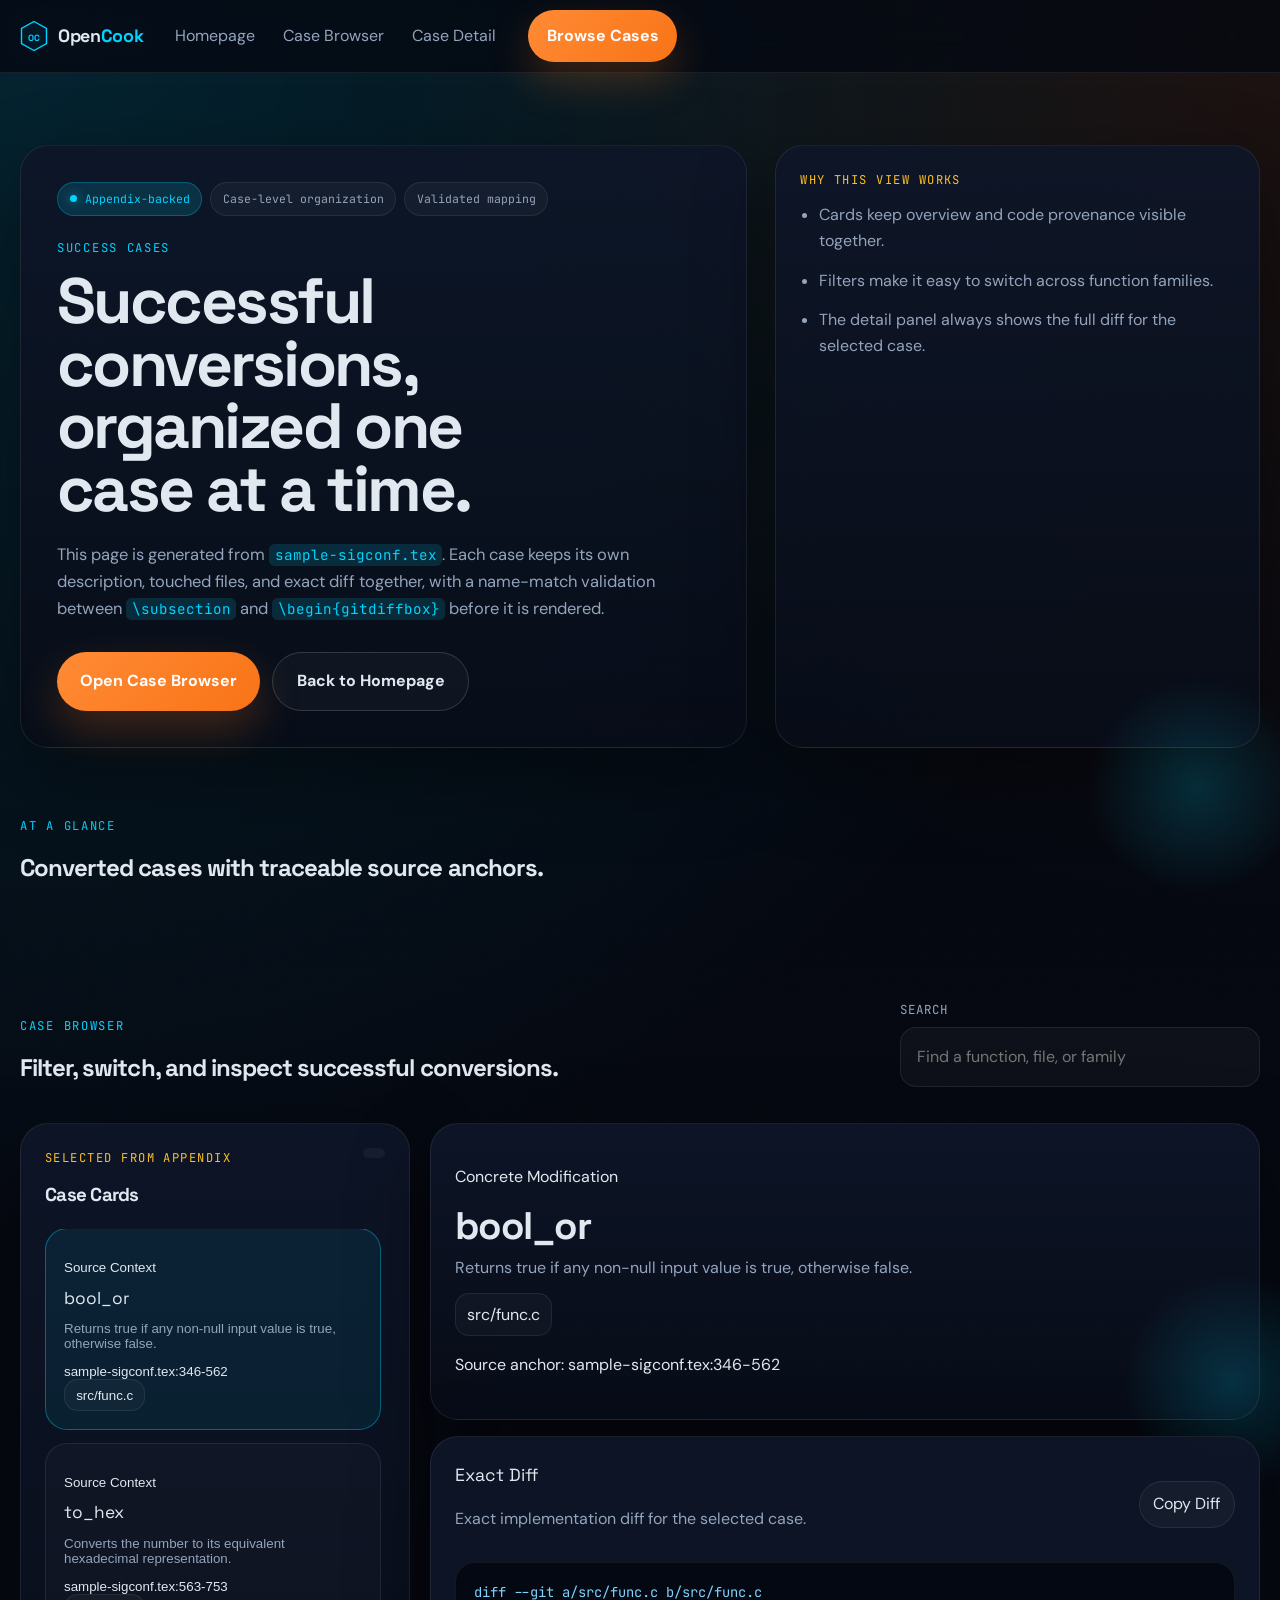
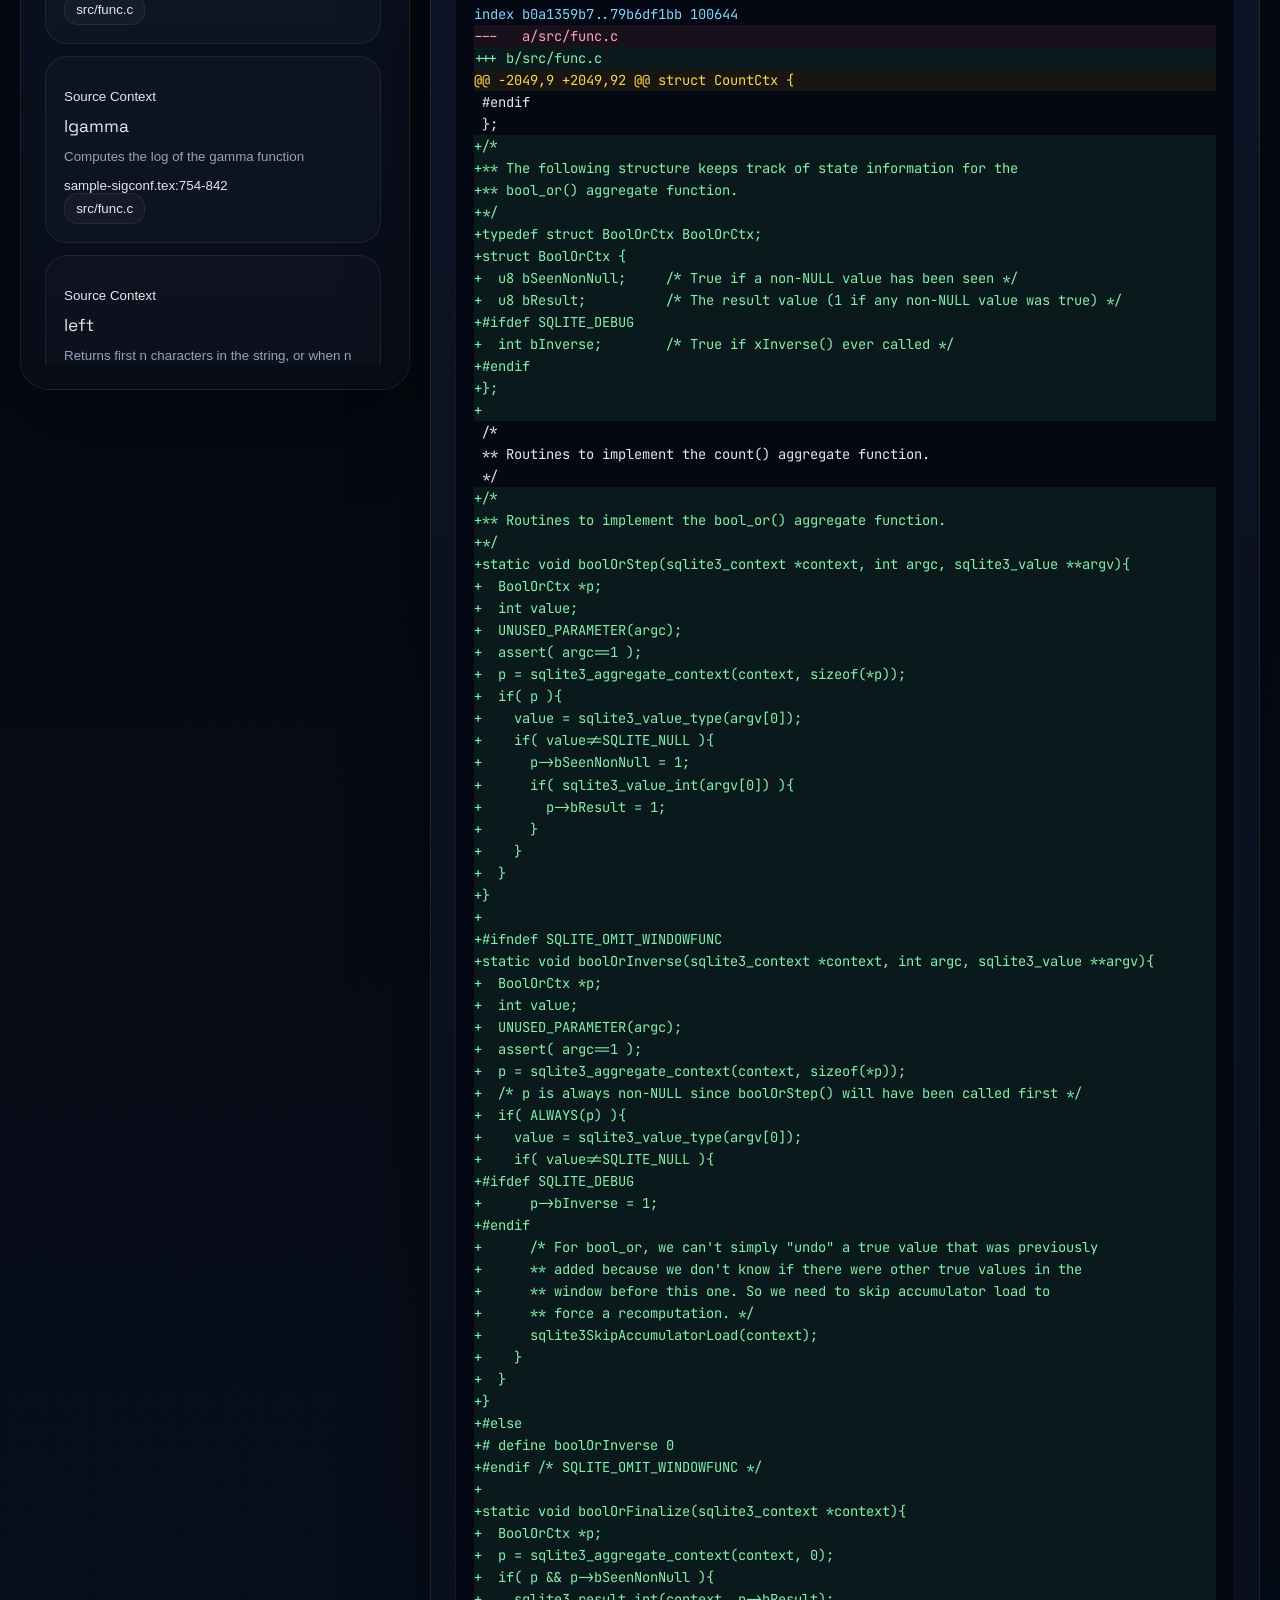
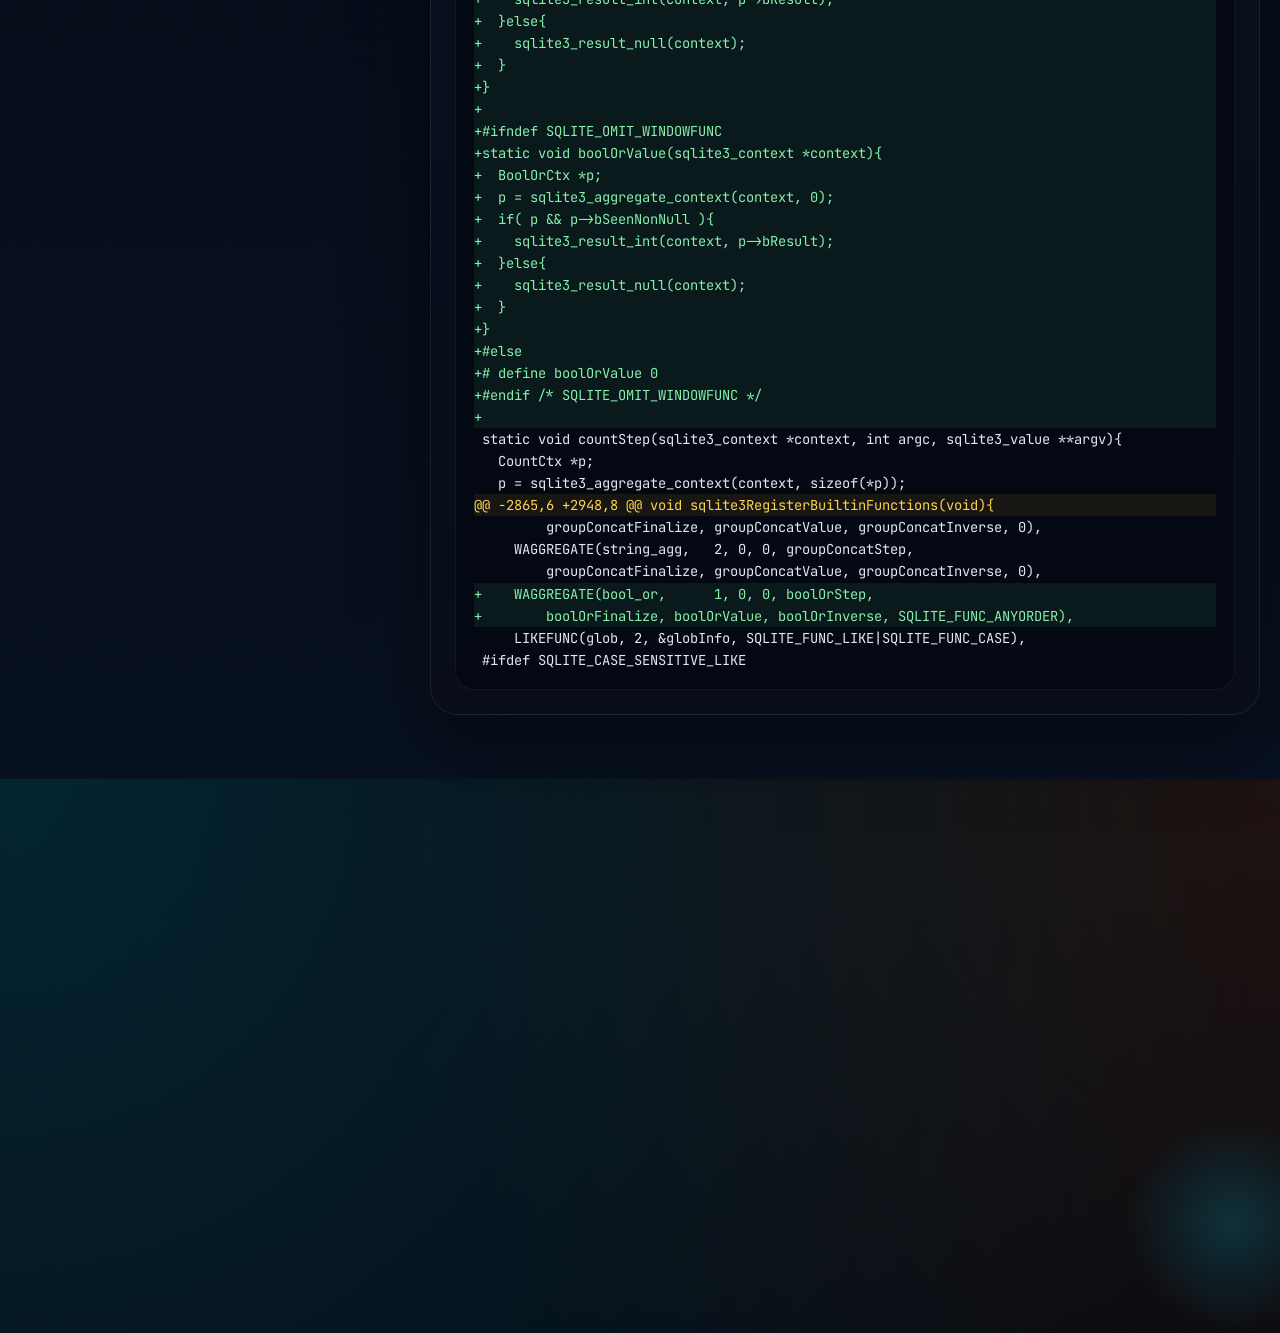
<file: success-cases.html>
<!DOCTYPE html>
<html lang="en">
<head>
  <meta charset="UTF-8">
  <meta name="viewport" content="width=device-width, initial-scale=1.0">
  <meta name="color-scheme" content="dark">
  <meta name="theme-color" content="#060912">
  <title>OpenCook | Successful Conversion Cases</title>
  <link rel="preconnect" href="https://fonts.googleapis.com">
  <link rel="preconnect" href="https://fonts.gstatic.com" crossorigin>
  <link href="https://fonts.googleapis.com/css2?family=DM+Sans:wght@400;500;700&family=Space+Grotesk:wght@400;500;600;700&family=JetBrains+Mono:wght@400;500&display=swap" rel="stylesheet">
  <link rel="stylesheet" href="success-cases.css">
</head>
<body>
  <header class="nav">
    <div class="nav-inner">
      <a class="logo" href="index.html">
        <svg class="logo-hex" width="28" height="32" viewBox="0 0 28 32" fill="none" aria-hidden="true">
          <path d="M14 1.5L26.5 8.5V23.5L14 30.5L1.5 23.5V8.5L14 1.5Z"
                stroke="#00D4FF" stroke-width="1.4" fill="rgba(0,212,255,0.06)"></path>
          <text x="14" y="21" text-anchor="middle"
                font-family="Space Grotesk" font-size="9" font-weight="700" fill="#00D4FF">OC</text>
        </svg>
        <span class="logo-name">Open<span class="logo-hi">Cook</span></span>
      </a>

      <nav aria-label="Main navigation">
        <ul class="nav-links">
          <li><a href="index.html">Homepage</a></li>
          <li><a href="#workspace">Case Browser</a></li>
          <li><a href="#case-detail">Case Detail</a></li>
        </ul>
      </nav>

      <a class="btn btn-cta" href="#workspace">Browse Cases</a>
    </div>
  </header>

  <main>
    <section class="hero">
      <div class="hero-copy">
        <div class="eyebrow-row">
          <span class="pill pill-cyan"><span class="pill-dot"></span>Appendix-backed</span>
          <span class="pill">Case-level organization</span>
          <span class="pill">Validated mapping</span>
        </div>
        <p class="eyebrow">Success Cases</p>
        <h1>Successful conversions, organized one case at a time.</h1>
        <p class="hero-text">
          This page is generated from <code>sample-sigconf.tex</code>. Each case keeps its own
          description, touched files, and exact diff together, with a name-match validation between
          <code>\subsection</code> and <code>\begin{gitdiffbox}</code> before it is rendered.
        </p>
        <div class="hero-actions">
          <a class="btn btn-cta btn-lg" href="#workspace">Open Case Browser</a>
          <a class="btn btn-outline btn-lg" href="index.html">Back to Homepage</a>
        </div>
      </div>

      <aside class="hero-card">
        <p class="hero-card-label">Why this view works</p>
        <ul class="hero-points">
          <li>Cards keep overview and code provenance visible together.</li>
          <li>Filters make it easy to switch across function families.</li>
          <li>The detail panel always shows the full diff for the selected case.</li>
        </ul>
      </aside>
    </section>

    <section class="summary-section">
      <div class="section-head">
        <p class="eyebrow">At A Glance</p>
        <h2>Converted cases with traceable source anchors.</h2>
      </div>
      <div class="summary-grid" id="summary-grid"></div>
    </section>

    <section class="workspace-section" id="workspace">
      <div class="toolbar">
        <div>
          <p class="eyebrow">Case Browser</p>
          <h2>Filter, switch, and inspect successful conversions.</h2>
        </div>
        <label class="search-shell" for="case-search">
          <span class="search-label">Search</span>
          <input id="case-search" type="search" placeholder="Find a function, file, or family">
        </label>
      </div>

      <div class="filter-row" id="family-filters" aria-label="Case family filters"></div>

      <div class="case-shell">
        <aside class="browser-panel card">
          <div class="panel-head">
            <div>
              <p class="panel-kicker">Selected from appendix</p>
              <h3>Case Cards</h3>
            </div>
            <span class="panel-count" id="case-count"></span>
          </div>
          <div class="case-list" id="case-list"></div>
        </aside>

        <section class="detail-panel" id="case-detail" aria-live="polite"></section>
      </div>
    </section>
  </main>

  <script src="success-cases-data.js"></script>
  <script src="success-cases.js"></script>
</body>
</html>
</file>
<file: style.css>
/* ════════════════════════════════════════════════════════
   DBCooker  —  style.css  v4
   Cyan/Blue primary · Code rain BG · Blocky chef mascot
   Fonts: Space Grotesk (heading) + DM Sans (body) + JetBrains Mono (code)
════════════════════════════════════════════════════════ */

/* ── Reset ─────────────────────────────────────────────── */
*, *::before, *::after { box-sizing: border-box; margin: 0; padding: 0; }

/* ── Tokens ─────────────────────────────────────────────── */
:root {
  /* Backgrounds — very dark blue-black */
  --bg:      #060912;
  --bg-alt:  #050810;
  --card:    #0a1020;
  --card2:   #0d1528;

  /* Text */
  --fg:   #e2e8f0;
  --fg-2: #8896aa;
  --fg-3: #3a4560;

  /* Brand — cyan primary */
  --cyan:       #00D4FF;
  --cyan-dim:   rgba(0,212,255,0.10);
  --cyan-glow:  rgba(0,212,255,0.20);
  --blue:       #2563EB;
  --blue-dim:   rgba(37,99,235,0.12);
  --orange:     #F97316;
  --orange-dim: rgba(249,115,22,0.13);
  --purple:     #7C3AED;
  --purple-dim: rgba(124,58,237,0.12);
  --amber:      #F59E0B;

  /* Borders */
  --b:  rgba(255,255,255,0.06);
  --b2: rgba(255,255,255,0.12);
  --bc: rgba(0,212,255,0.18);

  /* Fonts */
  --ff-h: 'Space Grotesk', system-ui, sans-serif;
  --ff-b: 'DM Sans', system-ui, sans-serif;
  --ff-m: 'JetBrains Mono', ui-monospace, monospace;

  /* Easing */
  --ease: cubic-bezier(0.16, 1, 0.3, 1);
  --fast: 140ms; --mid: 260ms; --slow: 440ms;
}

/* ── Base ───────────────────────────────────────────────── */
html { scroll-behavior: smooth; color-scheme: dark; }
body {
  background: var(--bg);
  color: var(--fg);
  font-family: var(--ff-b);
  font-size: 16px;
  line-height: 1.65;
  overflow-x: hidden;
  -webkit-font-smoothing: antialiased;
}
:focus-visible { outline: 2px solid var(--cyan); outline-offset: 3px; border-radius: 4px; }

/* ── Reduced motion ─────────────────────────────────────── */
@media (prefers-reduced-motion: reduce) {
  *, *::before, *::after { animation-duration: 0.01ms !important; transition-duration: 0.01ms !important; }
  html { scroll-behavior: auto; }
  #bg-canvas, #cloud-canvas { display: none; }
  .wfr-g-plan, .wfr-g-code, .wfr-g-test, .wfr-g-done,
  .wfr-ppl, .wfr-tpl, .wfr-al, .wfr-ar, .wfr-dal, .wfr-dar,
  .wfr-cur, .wfr-star, .wfr-dpl { animation: none !important; }
}

/* ── Code rain canvas (bottom) ──────────────────────────── */
#bg-canvas {
  position: fixed; inset: 0; z-index: 0; pointer-events: none;
  opacity: 0.85;
}
/* ── Code cloud canvas (above rain, below content) ──────── */
#cloud-canvas {
  position: fixed; inset: 0; z-index: 2; pointer-events: none;
}

/* ── Utility ────────────────────────────────────────────── */
.wrap { max-width: 1200px; margin: 0 auto; padding: 0 32px; }

.text-grad {
  background: linear-gradient(130deg, var(--cyan) 0%, var(--blue) 55%, var(--purple) 100%);
  -webkit-background-clip: text; -webkit-text-fill-color: transparent; background-clip: text;
}
strong { color: var(--fg); font-weight: 600; }
code {
  font-family: var(--ff-m); font-size: 0.82em; color: var(--cyan);
  background: var(--cyan-dim); padding: 1px 5px; border-radius: 4px;
}

/* ── Eyebrow / pills ────────────────────────────────────── */
.eyebrow {
  font-family: var(--ff-m); font-size: 0.67rem; font-weight: 500;
  letter-spacing: 0.14em; text-transform: uppercase; color: var(--cyan);
  margin-bottom: 12px; display: inline-block;
}
.eyebrow-row { display: flex; gap: 8px; flex-wrap: wrap; margin-bottom: 24px; }
.hero-nav-pills {
  grid-area: pills;
  order: -2;
  justify-content: flex-start;
  align-items: center;
  width: 100%;
  margin: 0 0 4px;
  position: relative;
  z-index: 8;
}
.pill {
  display: inline-flex; align-items: center; gap: 6px;
  font-family: var(--ff-m); font-size: 0.7rem; font-weight: 500;
  color: var(--fg-2); background: rgba(255,255,255,0.04);
  border: 1px solid var(--b); border-radius: 100px; padding: 5px 13px;
}
.pill-cyan { color: var(--cyan); background: var(--cyan-dim); border-color: rgba(0,212,255,0.25); }
.pill-dot {
  width: 6px; height: 6px; border-radius: 50%;
  background: var(--cyan); box-shadow: 0 0 7px var(--cyan);
  animation: dot-blink 2s ease-in-out infinite; flex-shrink: 0;
}
@keyframes dot-blink { 0%,100%{opacity:1} 50%{opacity:.3} }

/* ── Buttons ────────────────────────────────────────────── */
.btn {
  display: inline-flex; align-items: center; gap: 8px;
  border-radius: 10px; font-family: var(--ff-b); font-size: .875rem;
  font-weight: 600; text-decoration: none; cursor: pointer; border: none;
  padding: 10px 20px; line-height: 1;
  transition: all var(--mid) var(--ease);
}
.btn-lg  { padding: 13px 28px; font-size: .95rem; }
.btn-xl  { padding: 16px 40px; font-size: 1.05rem; border-radius: 14px; }
.btn-cta {
  background: var(--orange); color: #fff;
  box-shadow: 0 0 0 1px rgba(249,115,22,.25), 0 4px 22px rgba(249,115,22,.32);
}
.btn-cta:hover { filter: brightness(1.1); transform: translateY(-1px); box-shadow: 0 0 0 1px rgba(249,115,22,.45), 0 10px 36px rgba(249,115,22,.42); }
.btn-cta:active { transform: translateY(0); filter: brightness(.95); }
.btn-outline {
  background: transparent; color: var(--fg-2);
  border: 1px solid var(--b2);
}
.btn-outline:hover { color: var(--fg); background: rgba(255,255,255,.04); border-color: rgba(255,255,255,.2); }

/* ── Nav ────────────────────────────────────────────────── */
.nav {
  position: fixed; top: 0; left: 0; right: 0; z-index: 200;
  background: rgba(6,9,18,.92);
  backdrop-filter: blur(24px) saturate(160%);
  -webkit-backdrop-filter: blur(24px) saturate(160%);
  border-bottom: 1px solid var(--b);
  transition: background var(--mid), border-color var(--mid);
}
.nav.scrolled {
  background: rgba(6,9,18,.96);
}
.nav-inner {
  max-width: 1200px; margin: 0 auto; padding: 0 32px;
  height: 60px; display: flex; align-items: center; gap: 40px;
}
.logo { display: flex; align-items: center; gap: 10px; text-decoration: none; flex-shrink: 0; }
.logo-hex { flex-shrink: 0; }
.logo-name { font-family: var(--ff-h); font-size: 1.15rem; font-weight: 700; color: var(--fg); letter-spacing: -.02em; }
.logo-hi   { color: var(--cyan); }
.nav-links { list-style: none; display: flex; gap: 40px; flex: 1; justify-content: center; }
.nav-inner > .btn { margin-left: auto; }
.nav-links a {
  font-size: .875rem; font-weight: 500; color: var(--fg-2);
  text-decoration: none; cursor: pointer;
  transition: color var(--fast);
}
.nav-links a:hover, .nav-links a.active { color: var(--cyan); }

/* ── Section commons ────────────────────────────────────── */
.section { position: relative; z-index: 10; padding: 96px 32px; }
.section-alt { background: var(--bg-alt); }
.section-glass { background: rgba(6,9,18,0.38); }
.section-demo { padding: 48px 32px; }
.sec-head { text-align: center; max-width: 620px; margin: 0 auto 96px; }
.sec-h2 {
  font-family: var(--ff-h); font-size: clamp(1.75rem,4vw,2.6rem);
  font-weight: 700; letter-spacing: -.035em; line-height: 1.14; margin-bottom: 16px;
}
.sec-sub { color: var(--fg-2); font-size: 1rem; line-height: 1.8; }

/* ── Hero ───────────────────────────────────────────────── */
.hero {
  position: relative; z-index: 10;
  width: 100%;
  max-width: 1360px;
  margin: 0 auto;
  padding: 120px clamp(24px, 3vw, 40px) 100px;
  display: grid;
  grid-template-columns: minmax(0, 500px) minmax(0, 620px);
  grid-template-areas:
    'pills pills'
    'text right';
  justify-content: center;
  align-items: center;
  gap: 32px clamp(24px, 3vw, 40px);
  text-align: left;
}
.hero-h1 {
  font-family: var(--ff-h); font-size: clamp(2.25rem,5.5vw,3.8rem);
  font-weight: 700; line-height: 1.06; letter-spacing: -.042em; margin-bottom: 24px;
}
.hero-h1-lead {
  display: block;
  font-size: 0.68em;
  white-space: nowrap;
}
/* Typewriter wrapper */
.type-wrap {
  display: block; min-width: 0;
  font-size: 0.8em;
  white-space: nowrap; overflow: hidden;
}
.type-cur {
  display: inline; color: var(--cyan); font-weight: 300;
  animation: blink-cur 1.1s step-end infinite;
}
@keyframes blink-cur { 50%{opacity:0} }

.hero-p {
  color: var(--fg-2); font-size: 1.05rem; line-height: 1.8;
  max-width: 640px; margin: 0 0 40px;
}
.hero-btns { display: flex; gap: 12px; flex-wrap: wrap; margin-bottom: 52px; justify-content: flex-start; }
.hero-stats { display: flex; align-items: center; gap: 28px; justify-content: flex-start; flex-wrap: wrap; }
.hstat { text-align: left; }
.hstat-n {
  display: block; font-family: var(--ff-h); font-size: 2rem; font-weight: 700;
  letter-spacing: -.05em; line-height: 1; margin-bottom: 3px;
  background: linear-gradient(130deg, var(--cyan), var(--blue));
  -webkit-background-clip: text; -webkit-text-fill-color: transparent; background-clip: text;
}
.hstat-l { display: block; font-size: .68rem; font-weight: 500; color: var(--fg-3); text-transform: uppercase; letter-spacing: .1em; }
.hstat-sep { width: 1px; height: 34px; background: var(--b); flex-shrink: 0; }

/* ── Hero columns: prevent content from blowing out 1fr ─── */
.hero-text  {
  grid-area: text;
  min-width: 0;
  display: flex;
  flex-direction: column;
  justify-content: center;
  padding: 0;
  max-width: 560px;
  width: 100%;
  margin: 0;
  justify-self: start;
}
.hero-right { min-width: 0; }

/* ── Hero right column ──────────────────────────────────── */
.hero-right {
  grid-area: right;
  min-width: 0;
  display: flex;
  flex-direction: column;
  gap: 12px;
  position: relative;
  padding-top: 0;
  width: 100%;
  max-width: 680px;
  order: 0;
  align-self: center;
  justify-self: start;
  margin: -10px 0 0;
}

/* ── 4-robot workflow row ────────────────────────────────── */
.hero-ecosystem {
  position: relative;
  display: grid;
  grid-template-columns: 84px minmax(156px, 1fr) minmax(0, 252px);
  align-items: center;
  gap: 8px;
  margin-bottom: 4px;
  padding: 0;
  border: 0;
  background: none;
  box-shadow: none;
  overflow: visible;
}

.hero-ecosystem::before {
  content: none;
}

.hero-ecosystem-plugin,
.hero-ecosystem-flow,
.hero-ecosystem-targets {
  position: relative;
  z-index: 1;
  min-width: 0;
}

.hero-ecosystem-plugin {
  display: flex;
  justify-content: flex-start;
  order: 1;
  margin-top: 6px;
}

.hero-ecosystem-flow {
  order: 2;
}

.hero-ecosystem-targets {
  order: 3;
}

.hero-ecosystem-head {
  display: flex;
  align-items: flex-end;
  justify-content: space-between;
  gap: 12px;
  margin-bottom: 10px;
  text-align: left;
}

.hero-ecosystem-kicker,
.hero-ecosystem-core-kicker {
  font-family: var(--ff-m);
  font-size: 0.7rem;
  font-weight: 600;
  letter-spacing: 0.12em;
  text-transform: uppercase;
}

.hero-ecosystem-kicker {
  color: var(--cyan);
}

.hero-ecosystem-note {
  color: rgba(226,232,240,0.72);
  font-size: 0.78rem;
  font-weight: 500;
  text-align: right;
}

.hero-ecosystem-agents {
  display: grid;
  grid-template-columns: repeat(3, minmax(0, 1fr));
  gap: 12px 12px;
}

.hero-ecosystem-agent {
  display: flex;
  flex-direction: column;
  align-items: center;
  gap: 8px;
  min-width: 0;
  padding: 0 2px;
  text-align: center;
  border-radius: 0;
}

.hero-ecosystem-agent img {
  width: clamp(42px, 3.8vw, 58px);
  aspect-ratio: 1;
  object-fit: contain;
  filter: drop-shadow(0 12px 18px rgba(0,0,0,0.22));
}

.hero-ecosystem-agent span {
  color: rgba(226,232,240,0.82);
  font-size: 0.6rem;
  font-weight: 600;
  line-height: 1.35;
  letter-spacing: 0.01em;
  white-space: nowrap;
}

.hero-ecosystem-core {
  position: relative;
  width: 88px;
  height: 148px;
  min-width: 0;
  margin: 0;
  display: block;
  padding: 0;
  border-radius: 0;
  border: 0;
  background: none;
  box-shadow: none;
}

.hero-ecosystem-core::after {
  content: none;
}

.hero-ecosystem-core-icon {
  position: relative;
  width: 88px;
  height: 148px;
  display: block;
  padding: 0;
  border-radius: 0;
  background: none;
}

.hero-ecosystem-core-icon svg {
  width: 72px;
  max-width: none;
  aspect-ratio: 80 / 112;
  height: auto;
  display: block;
  filter: none;
}

.hero-ecosystem-state {
  position: absolute;
  inset: 0;
  display: flex;
  flex-direction: column;
  align-items: center;
  justify-content: flex-start;
  gap: 4px;
  opacity: 0;
  transition: opacity 0.45s var(--ease);
}

.hero-ecosystem-core .wfr-item.active {
  opacity: 1;
}

.hero-ecosystem-core .wfr-svg {
  width: 72px;
  max-width: 72px;
}

.hero-ecosystem-core .wfr-name,
.hero-ecosystem-core .wfr-desc {
  text-shadow: 0 4px 18px rgba(0,0,0,.75);
}

.hero-ecosystem-core .wfr-name {
  color: #dbe7f8;
  margin-top: -12px;
  line-height: 1;
}

.hero-ecosystem-core .wfr-desc {
  color: rgba(226,232,240,.72);
  margin-top: -4px;
  line-height: 1;
}

.hero-ecosystem-flow {
  position: relative;
  display: flex;
  flex-direction: column;
  align-items: center;
  gap: 8px;
  align-self: start;
  margin-top: 0;
  margin-left: 0;
  margin-right: 0;
  padding-right: 0;
  justify-self: center;
  width: 100%;
  transform: translate(-10px, 8px);
}

.hero-ecosystem-flow-stage {
  position: relative;
  width: 100%;
}

.hero-ecosystem-flow-pills {
  display: grid;
  grid-template-columns: repeat(2, auto);
  justify-content: center;
  column-gap: 8px;
  row-gap: 28px;
  width: 100%;
  position: relative;
  z-index: 1;
}

.hero-ecosystem-flow-pills span {
  display: inline-flex;
  align-items: center;
  justify-content: center;
  min-height: 28px;
  padding: 0 10px;
  border-radius: 999px;
  border: 1px solid rgba(255,255,255,0.08);
  background: rgba(255,255,255,0.04);
  color: rgba(226,232,240,0.82);
  font-family: var(--ff-m);
  font-size: 0.6rem;
  font-weight: 500;
  letter-spacing: 0.08em;
  text-transform: uppercase;
}

.hero-ecosystem-flow-arrow {
  position: absolute;
  top: 50%;
  left: 50%;
  width: min(76%, 150px);
  height: 24px;
  transform: translate(-50%, -50%);
  z-index: 0;
  pointer-events: none;
}

.hero-ecosystem-flow-arrow::before {
  content: "";
  position: absolute;
  left: 0;
  right: 0;
  top: 50%;
  height: 24px;
  background-image: url("data:image/svg+xml,%3Csvg xmlns='http://www.w3.org/2000/svg' width='150' height='24' viewBox='0 0 150 24'%3E%3Cg fill='none' stroke-linecap='round' stroke-linejoin='round'%3E%3Cline x1='8' y1='12' x2='130' y2='12' stroke='%2300d4ff' stroke-width='2.2' opacity='0.95'/%3E%3Cpolyline points='110,4 130,12 110,20' stroke='%23f59e0b' stroke-width='2.5'/%3E%3C/g%3E%3C/svg%3E");
  background-repeat: no-repeat;
  background-size: 100% 24px;
  background-position: center;
  filter: drop-shadow(0 0 8px rgba(0,212,255,0.22));
  transform: translateY(-50%);
}

.hero-ecosystem-flow-arrow::after {
  content: none;
}

.hero-ecosystem-flow-label {
  position: absolute;
  top: 50%;
  left: 50%;
  transform: translate(-66%, -50%);
  z-index: 2;
  padding: 0 10px;
  background: rgba(6,9,18,0.92);
  border-radius: 999px;
  color: #ffb45e;
  font-family: var(--ff-m);
  font-size: 0.64rem;
  font-weight: 600;
  letter-spacing: 0.14em;
  text-transform: uppercase;
  white-space: nowrap;
}

.hero-ecosystem-targets {
  display: grid;
  gap: 0;
  align-self: start;
  margin-top: -34px;
  margin-left: 0;
  padding: 8px 10px 10px;
  border-radius: 20px;
  border: 1px solid rgba(0,212,255,0.14);
  background: linear-gradient(180deg, rgba(10,16,28,0.70), rgba(8,12,22,0.54));
}

.wfr-row {
  display: flex; gap: 10px; align-items: flex-start;
}
.hero-robots {
  position: absolute;
  top: auto;
  bottom: calc(100% + 8px);
  left: 8px;
  right: 8px;
  z-index: 3;
  justify-content: space-between;
  align-items: flex-start;
  gap: 14px;
  margin: 0;
}
.hero-robots .wfr-item {
  flex: 1 1 0;
  opacity: 0.92;
  gap: 2px;
}
.hero-robots .wfr-svg {
  max-width: clamp(58px, 6vw, 86px);
}
.hero-robots .wfr-name,
.hero-robots .wfr-desc {
  text-shadow: 0 4px 18px rgba(0,0,0,.75);
}
.hero-robots .wfr-name {
  color: #dbe7f8;
  margin-top: -14px;
  line-height: 1;
}
.hero-robots .wfr-desc {
  color: rgba(226,232,240,.72);
  margin-top: -4px;
  line-height: 1;
}
.wfr-item {
  display: flex; flex-direction: column; align-items: center; gap: 6px;
  flex: 1; opacity: 0.35; transition: opacity 0.5s var(--ease); cursor: default;
}
.wfr-item.active { opacity: 1; }
.hero-ecosystem-core .wfr-item {
  position: absolute;
  inset: 0;
  flex: none;
  opacity: 0;
  gap: 4px;
}
.hero-ecosystem-core .wfr-item.active { opacity: 1; }
.wfr-svg { width: 100%; max-width: 72px; aspect-ratio: 80/112; }
.wfr-name {
  font-family: var(--ff-h); font-size: .7rem; font-weight: 600;
  color: var(--fg-3); transition: color 0.5s; white-space: nowrap;
}
.wfr-item.active .wfr-name { color: var(--cyan); }
.wfr-desc { font-family: var(--ff-m); font-size: .58rem; color: var(--fg-3); white-space: nowrap; }

/* ── Robot body bob animations ───────────────────────────── */
@keyframes wfr-plan-bob  { 0%,100%{transform:translateY(0) rotate(-1.5deg)} 50%{transform:translateY(-11px) rotate(1.5deg)} }
@keyframes wfr-code-bob  { 0%,100%{transform:translateY(0) scaleX(1)}       50%{transform:translateY(-7px) scaleX(1.04)} }
@keyframes wfr-test-bob  { 0%,100%{transform:translateY(0) rotate(-.8deg)}  50%{transform:translateY(-9px) rotate(.8deg)} }
@keyframes wfr-done-bob  { 0%,100%{transform:translateY(0) scale(1)} 35%{transform:translateY(-15px) scale(1.08)} 60%{transform:translateY(-8px) scale(1.03)} }
.wfr-g-plan { animation: wfr-plan-bob 2.6s ease-in-out infinite; }
.wfr-g-code { animation: wfr-code-bob 0.48s ease-in-out infinite; }
.wfr-g-test { animation: wfr-test-bob 3.2s ease-in-out infinite; }
.wfr-g-done { animation: wfr-done-bob 1.3s cubic-bezier(0.34,1.56,0.64,1) infinite; }

/* ── Plan: pupil scan left-right ────────────────────────── */
@keyframes wfr-scan { 0%,100%{transform:translateX(-5px)} 50%{transform:translateX(5px)} }
.wfr-ppl { transform-box: fill-box; transform-origin: center; animation: wfr-scan 1.6s ease-in-out infinite; }

/* ── Code: alternating arm typing ───────────────────────── */
@keyframes wfr-code-al { 0%,100%{transform:translateY(-5px)} 50%{transform:translateY(5px)} }
@keyframes wfr-code-ar { 0%,100%{transform:translateY(5px)}  50%{transform:translateY(-5px)} }
.wfr-al { animation: wfr-code-al 0.48s ease-in-out infinite; }
.wfr-ar { animation: wfr-code-ar 0.48s ease-in-out infinite; }

/* ── Code: blinking cursor ───────────────────────────────── */
@keyframes wfr-cur-blink { 0%,49%{opacity:1} 50%,100%{opacity:0} }
.wfr-cur { animation: wfr-cur-blink 0.65s step-end infinite; }

/* ── Test: pupils briefly look down ─────────────────────── */
@keyframes wfr-look-down { 0%,60%,100%{transform:translateY(0)} 72%,88%{transform:translateY(5px)} }
.wfr-tpl { transform-box: fill-box; transform-origin: center; animation: wfr-look-down 2.4s ease-in-out infinite; }

/* ── Done: raised arms + star ────────────────────────────── */
@keyframes wfr-arm-l { 0%,100%{transform:rotate(122deg)} 50%{transform:rotate(105deg)} }
@keyframes wfr-arm-r { 0%,100%{transform:rotate(-122deg)} 50%{transform:rotate(-105deg)} }
.wfr-dal { transform-box: fill-box; transform-origin: top center; animation: wfr-arm-l 0.75s ease-in-out infinite; }
.wfr-dar { transform-box: fill-box; transform-origin: top center; animation: wfr-arm-r 0.75s ease-in-out infinite; animation-delay: 0.1s; }
@keyframes wfr-star-pulse { 0%,100%{transform:scale(0.7) rotate(-14deg)} 50%{transform:scale(1.45) rotate(14deg)} }
.wfr-star { transform-box: fill-box; transform-origin: center; animation: wfr-star-pulse 1.0s ease-in-out infinite; }

/* ── Done: roaming eye pupils ────────────────────────── */
@keyframes wfr-done-look {
  0%   { transform: translate(0px, 0px); }
  12%  { transform: translate(-4px, -3px); }
  27%  { transform: translate(4px, -3px); }
  42%  { transform: translate(5px, 1px); }
  57%  { transform: translate(1px, 4px); }
  72%  { transform: translate(-4px, 3px); }
  87%  { transform: translate(-4px, -1px); }
  100% { transform: translate(0px, 0px); }
}
.wfr-dpl { transform-box: fill-box; transform-origin: center; animation: wfr-done-look 4.2s ease-in-out infinite; }

/* ── Active robot: glow highlight ───────────────────────── */
.wfr-item.active .wfr-svg { filter: drop-shadow(0 0 10px rgba(0,212,255,0.5)); }

/* Terminal inline in hero */
.hero-term-wrap { display: flex; flex-direction: column; gap: 10px; }


/* ── Demo terminal ──────────────────────────────────────── */
.demo-inner { display: flex; flex-direction: column; gap: 12px; max-width: 800px; margin: 0 auto; }
.demo-label {
  display: inline-flex; align-items: center; gap: 8px;
  font-family: var(--ff-m); font-size: .7rem; color: var(--cyan); letter-spacing: .08em;
}
.demo-dot {
  width: 7px; height: 7px; border-radius: 50%;
  background: var(--cyan); box-shadow: 0 0 8px var(--cyan);
  animation: dot-blink 1.8s ease-in-out infinite;
}
.term-card {
  background: #060c18; border: 1px solid var(--b); border-radius: 20px;
  overflow: hidden;
  box-shadow: 0 24px 64px rgba(0,0,0,.55), 0 0 0 1px rgba(0,212,255,.04), inset 0 1px 0 rgba(255,255,255,.03);
  position: relative;
}
.term-card::before {
  content: ''; position: absolute; top: 0; left: 20%; right: 20%; height: 1px;
  background: linear-gradient(90deg, transparent, rgba(0,212,255,.5), transparent);
}
.term-chrome {
  display: flex; align-items: center; gap: 8px;
  padding: 12px 18px; background: rgba(255,255,255,.02); border-bottom: 1px solid var(--b);
}
.dot { width: 11px; height: 11px; border-radius: 50%; }
.dot-r{background:#FF5F57;} .dot-y{background:#FFBD2E;} .dot-g{background:#28C840;}
.term-title { margin-left: auto; font-family: var(--ff-m); font-size: .7rem; color: var(--fg-3); letter-spacing: .05em; }
.term-body { padding: 14px 18px; font-family: var(--ff-m); font-size: .76rem; line-height: 1.65; }
.t-ln  { display: block; color: var(--fg-2); }
.t-ps  { color: var(--cyan); margin-right: 8px; }
.t-kw  { color: #60A5FA; }
.t-ok  { color: #4ADE80; margin-right: 8px; }
.t-cur { display: inline-block; color: var(--cyan); animation: blink-cur 1.1s step-end infinite; }
.tl { opacity: 0; transition: opacity .45s var(--ease); }
.tl.show { opacity: 1; }

/* ── Bento grid ─────────────────────────────────────────── */
.bento { display: grid; grid-template-columns: repeat(4,1fr); gap: 14px; }
.b-memory    { grid-column: 1/3; grid-row: 1/3; }
.b-multimodel{ grid-column: 3;   grid-row: 1; }
.b-subagents { grid-column: 4;   grid-row: 1; }
.b-skills    { grid-column: 3/5; grid-row: 2; }
.b-dbnative  { grid-column: 1/3; grid-row: 3; }
.b-research  { grid-column: 3/5; grid-row: 3; }

.bc {
  background: var(--card); border: 1px solid var(--b);
  border-radius: 22px; padding: 28px; cursor: default;
  position: relative; overflow: hidden;
  transition: border-color var(--mid) var(--ease), transform var(--mid) var(--ease), box-shadow var(--mid) var(--ease);
}
.bc::after {
  content: ''; position: absolute; top: 0; left: -120%; right: -120%; height: 1px;
  background: linear-gradient(90deg, transparent, var(--cyan), transparent);
  opacity: 0; transition: opacity var(--mid) var(--ease);
}
.bc:hover { border-color: var(--bc); transform: scale(1.014); box-shadow: 0 14px 42px rgba(0,0,0,.5); }
.bc:hover::after { opacity: .5; }

.bc-icon {
  width: 44px; height: 44px; border-radius: 12px;
  display: flex; align-items: center; justify-content: center;
  margin-bottom: 20px; flex-shrink: 0; border: 1px solid transparent;
}
.bc-icon-cyan   { background: var(--cyan-dim);   border-color: rgba(0,212,255,.18); }
.bc-icon-blue   { background: var(--blue-dim);   border-color: rgba(37,99,235,.22); }
.bc-icon-orange { background: var(--orange-dim); border-color: rgba(249,115,22,.22); }
.bc-icon-purple { background: var(--purple-dim); border-color: rgba(124,58,237,.22); }

.bc h3 { font-family: var(--ff-h); font-size: .975rem; font-weight: 600; letter-spacing: -.02em; margin-bottom: 10px; }
.bc p  { font-size: .875rem; color: var(--fg-2); line-height: 1.75; }

.mem-stack { display: flex; flex-direction: column; gap: 8px; margin-top: auto; padding-top: 24px; }
.mem-row {
  display: flex; align-items: center; justify-content: space-between;
  padding: 8px 12px; border-radius: 10px;
  background: rgba(255,255,255,.04); border: 1px solid rgba(255,255,255,.06);
  border-left: 2px solid var(--mc);
}
.mr-l { font-family: var(--ff-m); font-size: .76rem; font-weight: 500; color: var(--mc); }
.mr-d { font-size: .7rem; color: var(--fg-3); }

.chip-row { display: flex; flex-wrap: wrap; gap: 6px; margin-top: 16px; }
.chip { font-family: var(--ff-m); font-size: .67rem; border-radius: 8px; padding: 3px 9px; }
.chip-blue   { color: #60A5FA; background: var(--blue-dim);   border: 1px solid rgba(37,99,235,.22); }
.chip-orange { color: #FB923C; background: var(--orange-dim); border: 1px solid rgba(249,115,22,.22); }

/* ── Architecture ───────────────────────────────────────── */
.arch { display: flex; flex-direction: column; align-items: center; }
.arch-arr { font-size: 1.1rem; color: var(--fg-3); line-height: 3.2; user-select: none; }
.arch-node {
  border: 1px solid var(--b); border-radius: 16px; padding: 20px 24px;
  background: var(--card); text-align: center;
  transition: border-color var(--mid) var(--ease);
}
.arch-node:hover { border-color: var(--b2); }
.arch-input, .arch-output { width: 100%; max-width: 340px; }
.arch-input  { border-color: rgba(0,212,255,.2);  background: rgba(0,212,255,.04); }
.arch-output { border-color: rgba(0,212,255,.2);  background: rgba(0,212,255,.04); }
.arch-mid { display: flex; gap: 14px; justify-content: center; width: 100%; max-width: 900px; }
.arch-plan,.arch-test { flex: 1; max-width: 200px; border-color: rgba(124,58,237,.2); background: rgba(124,58,237,.04); }
.arch-core { flex: 1; max-width: 420px; border-color: rgba(37,99,235,.2); background: rgba(37,99,235,.04); }
.arch-badge { font-family: var(--ff-m); font-size: .6rem; color: var(--fg-3); letter-spacing: .1em; text-transform: uppercase; margin-bottom: 4px; }
.arch-label { font-family: var(--ff-h); font-size: 1rem; font-weight: 700; letter-spacing: -.02em; color: var(--fg); margin-bottom: 6px; }
.arch-sub   { font-size: .78rem; color: var(--fg-2); line-height: 1.55; }
.arch-tools { display: flex; flex-wrap: wrap; gap: 4px; justify-content: center; margin-top: 12px; }
.arch-tools span { font-family: var(--ff-m); font-size: .61rem; color: var(--fg-3); background: rgba(255,255,255,.04); border: 1px solid var(--b); border-radius: 4px; padding: 2px 7px; }
.arch-mem {
  width: 100%; max-width: 900px; margin-top: 14px;
  padding: 18px 28px; text-align: center;
  border: 1px solid rgba(245,158,11,.22); background: rgba(245,158,11,.04);
  border-radius: 16px;
}
.arch-mem-layers { display: flex; gap: 28px; justify-content: center; flex-wrap: wrap; margin-top: 10px; }
.aml { font-family: var(--ff-m); font-size: .75rem; color: var(--mc); border-left: 2px solid var(--mc); padding-left: 8px; }

/* ── Databases ──────────────────────────────────────────── */
.db-grid { display: grid; grid-template-columns: repeat(3,1fr); gap: 14px; }
.db-card {
  background: var(--card); border: 1px solid var(--b); border-radius: 18px;
  padding: 24px; cursor: default;
  transition: border-color var(--mid) var(--ease), transform var(--mid) var(--ease);
}
.db-card:hover { border-color: var(--bc); transform: translateY(-2px); }
.db-badge {
  width: 46px; height: 46px; border-radius: 12px; margin-bottom: 16px;
  font-family: var(--ff-m); font-size: .76rem; font-weight: 700;
  display: flex; align-items: center; justify-content: center;
}
.db-pg{background:rgba(51,103,185,.15);color:#6395F2;border:1px solid rgba(51,103,185,.28);}
.db-sq{background:rgba(0,110,183,.14);color:#44AAFF;border:1px solid rgba(0,110,183,.28);}
.db-dd{background:rgba(255,193,7,.09);color:#FFC107;border:1px solid rgba(255,193,7,.22);}
.db-ch{background:rgba(252,220,0,.08);color:#FFD700;border:1px solid rgba(252,220,0,.22);}
.db-my{background:rgba(0,117,143,.13);color:#00A8CC;border:1px solid rgba(0,117,143,.28);}
.db-ob{background:rgba(0,169,109,.10);color:#00C97A;border:1px solid rgba(0,169,109,.25);}
.db-name { font-family: var(--ff-h); font-size: .975rem; font-weight: 600; letter-spacing: -.01em; margin-bottom: 2px; }
.db-lang { font-family: var(--ff-m); font-size: .68rem; color: var(--fg-3); margin-bottom: 16px; letter-spacing: .05em; }
.db-feats { list-style: none; display: flex; flex-direction: column; gap: 7px; }
.db-feats li { font-size: .82rem; color: var(--fg-2); padding-left: 14px; position: relative; line-height: 1.5; }
.db-feats li::before { content: '›'; position: absolute; left: 0; color: var(--cyan); font-weight: 700; }

/* ── Compact feature grid ────────────────────────────────── */
.feat-grid {
  display: grid;
  grid-template-columns: repeat(3, 1fr);
  gap: 12px;
  margin-bottom: 32px;
}
.feat-card {
  background: rgba(10,16,32,0.7);
  border: 1px solid var(--b);
  border-radius: 14px;
  padding: 18px 20px;
  transition: border-color var(--mid), transform var(--mid);
}
.feat-card:hover { border-color: rgba(0,212,255,0.2); transform: translateY(-2px); }
.feat-card h3 { font-family: var(--ff-h); font-size: 0.88rem; font-weight: 600; margin: 8px 0 5px; letter-spacing: -0.01em; }
.feat-card p { font-size: 0.78rem; color: var(--fg-2); line-height: 1.6; margin: 0; }
.feat-card .chip-row { margin-top: 10px; }

/* ── Compact horizontal pipeline ─────────────────────────── */
.pipeline {
  display: grid;
  grid-template-columns:
    minmax(132px, 1fr) 28px
    minmax(172px, 1.08fr) 28px
    minmax(218px, 1.28fr) 28px
    minmax(176px, 1.08fr) 28px
    minmax(146px, 1fr);
  align-items: stretch;
  gap: 12px 8px;
  max-width: 1180px;
  margin: 0 auto 56px;
}
.pl-node {
  display: flex;
  flex-direction: column;
  align-items: center;
  justify-content: center;
  gap: 7px;
  background: linear-gradient(180deg, rgba(10,16,32,0.92), rgba(8,12,22,0.92));
  border: 1px solid var(--b);
  border-radius: 18px;
  padding: 18px 18px 16px;
  min-width: 0;
  min-height: 112px;
  text-align: center;
  box-shadow: 0 14px 32px rgba(0,0,0,.22), inset 0 1px 0 rgba(255,255,255,.03);
  transition: transform var(--mid) var(--ease), border-color var(--mid) var(--ease), box-shadow var(--mid) var(--ease);
}
.pl-node:hover {
  transform: translateY(-2px);
  box-shadow: 0 18px 38px rgba(0,0,0,.28), inset 0 1px 0 rgba(255,255,255,.04);
}
.pl-core { border-color: rgba(74,222,128,0.34); background: linear-gradient(180deg, rgba(18,38,30,0.82), rgba(8,12,22,0.96)); }
.pl-plan { border-color: rgba(0,212,255,0.28); background: linear-gradient(180deg, rgba(7,26,40,0.84), rgba(8,12,22,0.94)); }
.pl-test { border-color: rgba(248,113,113,0.26); background: linear-gradient(180deg, rgba(40,15,24,0.8), rgba(8,12,22,0.95)); }
.pl-input, .pl-output { background: linear-gradient(180deg, rgba(255,255,255,0.03), rgba(8,12,22,0.92)); }
.pl-badge {
  font-family: var(--ff-m);
  font-size: 0.6rem;
  letter-spacing: 0.11em;
  text-transform: uppercase;
  color: var(--fg-3);
  background: rgba(255,255,255,0.05);
  border: 1px solid var(--b);
  border-radius: 7px;
  padding: 4px 9px;
  margin-bottom: 4px;
}
.pl-label { font-family: var(--ff-h); font-size: 0.96rem; font-weight: 700; color: var(--fg); letter-spacing: -0.02em; }
.pl-sub { font-family: var(--ff-b); font-size: 0.74rem; color: rgba(148,163,184,.72); line-height: 1.45; max-width: 18ch; }
.pl-plan .pl-label { color: var(--cyan); }
.pl-core .pl-label { color: #4ADE80; }
.pl-test .pl-label { color: #F87171; }
.pl-arr {
  position: relative;
  align-self: stretch;
  min-width: 28px;
  font-size: 0;
  color: transparent;
}
.pl-arr::before {
  content: "";
  position: absolute;
  top: 50%;
  left: 3px;
  right: 10px;
  height: 1px;
  background: linear-gradient(90deg, rgba(148,163,184,0.18), rgba(96,165,250,0.5));
  transform: translateY(-50%);
}
.pl-arr::after {
  content: "→";
  position: absolute;
  top: 50%;
  right: 0;
  color: rgba(148,163,184,0.72);
  font-size: 1rem;
  transform: translateY(-53%);
}
.pl-mem {
  display: flex;
  align-items: center;
  justify-content: center;
  flex-wrap: wrap;
  gap: 12px;
  max-width: 1040px;
  margin: -32px auto 28px;
  padding: 0;
  border: 0;
  background: none;
  box-shadow: none;
}
.pl-mem-label {
  font-family: var(--ff-m);
  font-size: 0.68rem;
  color: rgba(148,163,184,.6);
  letter-spacing: 0.14em;
  text-transform: uppercase;
}
.pl-mem .aml {
  display: inline-flex;
  align-items: center;
  gap: 8px;
  min-height: 34px;
  padding: 0 12px;
  border-left: 0;
  border-radius: 999px;
  background: rgba(255,255,255,.03);
  box-shadow: inset 0 0 0 1px rgba(255,255,255,.08);
}
.pl-mem .aml::before {
  content: "";
  width: 6px;
  height: 6px;
  border-radius: 50%;
  background: var(--mc);
  box-shadow: 0 0 10px var(--mc);
  flex-shrink: 0;
}

/* ── Sub-section divider (features + architecture merge) ── */
.sub-sec-head {
  text-align: center;
  max-width: 680px;
  margin: 80px auto 48px;
  padding-top: 72px;
  border-top: 1px solid var(--b);
}

/* ── Video placeholder ───────────────────────────────────── */
.video-ph {
  margin: 0 auto 56px;
  max-width: 680px;
  background: rgba(0,212,255,0.025);
  border: 1px dashed rgba(0,212,255,0.22);
  border-radius: 18px;
  padding: 60px 32px 52px;
  display: flex;
  flex-direction: column;
  align-items: center;
  gap: 14px;
  text-align: center;
}
#compare .video-ph {
  display: none;
}
.hero-video {
  position: relative;
  margin: 0;
  width: 100%;
  aspect-ratio: 426 / 240;
  max-width: none;
  background: #020611;
  border: 2px solid rgba(0,212,255,0.42);
  border-radius: 28px;
  overflow: hidden;
  box-shadow: 0 34px 96px rgba(0,0,0,.52), 0 0 0 2px rgba(0,212,255,.16), 0 0 64px rgba(0,212,255,.2), 0 0 110px rgba(0,212,255,.08), inset 0 1px 0 rgba(255,255,255,.05);
}
.hero-video::before {
  content: '';
  position: absolute;
  inset: 0;
  z-index: 1;
  pointer-events: none;
  background: linear-gradient(180deg, rgba(2,6,17,0.06) 0%, rgba(2,6,17,0.18) 100%);
}
.hero-video::after {
  content: '';
  position: absolute;
  inset: 0;
  z-index: 1;
  pointer-events: none;
  border-radius: inherit;
  box-shadow: inset 0 0 0 1px rgba(255,255,255,.14), inset 0 0 0 10px rgba(0,212,255,.035);
}
.hero-video-hint {
  position: absolute;
  top: 14px;
  left: 14px;
  z-index: 4;
  pointer-events: none;
}
.hero-video-cta {
  display: inline-flex;
  align-items: center;
  gap: 9px;
  padding: 10px 16px;
  border-radius: 999px;
  font-family: var(--ff-m);
  font-size: 0.74rem;
  font-weight: 700;
  letter-spacing: 0.12em;
  text-transform: uppercase;
  color: #04111e;
  background: linear-gradient(135deg, rgba(0,212,255,0.98), rgba(115,238,255,0.98));
  border: 1px solid rgba(0,212,255,0.36);
  box-shadow: 0 16px 34px rgba(0,212,255,.22), 0 0 28px rgba(0,212,255,.24);
}
.hero-video-pulse {
  width: 8px;
  height: 8px;
  border-radius: 999px;
  background: currentColor;
  box-shadow: 0 0 12px currentColor;
  animation: hero-cta-pulse 1.35s ease-in-out infinite;
}
@keyframes hero-cta-pulse {
  0%, 100% { transform: scale(1); opacity: 1; }
  50% { transform: scale(1.45); opacity: 0.62; }
}
.hero-video iframe {
  position: absolute;
  inset: 0;
  width: 100%;
  height: 100%;
  border: 0;
  display: block;
  z-index: 0;
  opacity: 0;
  transition: opacity 320ms var(--ease);
}
.hero-video-status {
  position: absolute;
  inset: 0;
  z-index: 3;
  display: flex;
  align-items: center;
  justify-content: center;
  padding: 28px;
  background:
    radial-gradient(circle at top, rgba(0,212,255,0.16), transparent 55%),
    linear-gradient(180deg, rgba(2,6,17,0.78) 0%, rgba(2,6,17,0.92) 100%);
  transition: opacity 320ms var(--ease), visibility 320ms var(--ease);
}
.hero-video-status-card {
  width: min(100%, 32rem);
  display: none;
  justify-items: center;
  gap: 12px;
  padding: 24px 22px;
  text-align: center;
  border-radius: 22px;
  border: 1px solid rgba(255,255,255,.1);
  background: rgba(6,12,24,.78);
  box-shadow: 0 20px 44px rgba(0,0,0,.34), inset 0 1px 0 rgba(255,255,255,.04);
}
.hero-video-status-card--error {
  position: relative;
  width: 100%;
  height: 100%;
  padding: 0;
  gap: 0;
  border: 0;
  border-radius: 0;
  background: none;
  box-shadow: none;
}
.hero-video-status-spinner {
  width: 34px;
  height: 34px;
  border-radius: 999px;
  border: 2px solid rgba(255,255,255,.16);
  border-top-color: rgba(0,212,255,.92);
  box-shadow: 0 0 18px rgba(0,212,255,.22);
  animation: hero-video-spin 0.9s linear infinite;
}
.hero-video-status-kicker {
  margin: 0;
  font-family: var(--ff-m);
  font-size: 0.72rem;
  font-weight: 700;
  letter-spacing: 0.1em;
  text-transform: uppercase;
  color: var(--cyan);
}
.hero-video-status-copy {
  margin: 0;
  color: var(--fg-2);
  line-height: 1.7;
  font-size: 0.94rem;
  overflow-wrap: anywhere;
}
.hero-video-status-inline-link {
  display: inline-flex;
  align-items: center;
  justify-content: center;
  width: 100%;
  padding: 12px 16px;
  border-radius: 14px;
  border: 1px solid rgba(0,212,255,.42);
  background: rgba(0,212,255,.12);
  color: #7be8ff;
  text-decoration: none;
  font-family: var(--ff-m);
  font-size: 0.84rem;
  font-weight: 700;
  letter-spacing: 0.03em;
  line-height: 1.55;
  box-shadow: 0 0 0 1px rgba(0,212,255,.08), 0 10px 26px rgba(0,212,255,.12);
  transition: color var(--mid), border-color var(--mid), background var(--mid), transform var(--mid);
}
.hero-video-status-inline-link:hover {
  color: #d8f8ff;
  border-color: rgba(123,232,255,.72);
  background: rgba(0,212,255,.18);
  transform: translateY(-1px);
}
.hero-video-status-poster {
  position: absolute;
  inset: 0;
  border-radius: inherit;
  overflow: hidden;
  background: #050b15;
}
.hero-video-status-poster::after {
  content: '';
  position: absolute;
  inset: 0;
  background:
    linear-gradient(180deg, rgba(4,9,18,.02) 0%, rgba(4,9,18,.08) 42%, rgba(4,9,18,.72) 100%);
}
.hero-video-status-poster-image {
  position: absolute;
  inset: 0;
  background-color: #050b15;
  background-image: var(--hero-video-fallback-image, url("./preview.png"));
  background-position: center;
  background-size: cover;
  background-repeat: no-repeat;
}
.hero-video-status-poster-image::before {
  content: '';
  position: absolute;
  inset: 0;
  background:
    radial-gradient(circle at 16% 18%, rgba(0,212,255,.08), transparent 24%),
    radial-gradient(circle at 78% 18%, rgba(124,58,237,.07), transparent 28%),
    radial-gradient(circle at 56% 72%, rgba(249,115,22,.06), transparent 24%);
}
.hero-video-status-poster-image::after {
  content: '';
  position: absolute;
  inset: 0;
  background: repeating-linear-gradient(
    180deg,
    rgba(255,255,255,.018) 0,
    rgba(255,255,255,.018) 1px,
    transparent 1px,
    transparent 4px
  );
  opacity: .16;
}
.hero-video-status-message {
  position: absolute;
  top: 50%;
  left: 50%;
  transform: translate(-50%, -50%);
  z-index: 2;
  display: grid;
  justify-items: center;
  gap: 12px;
  width: min(calc(100% - 48px), 36rem);
  padding: 22px 24px 20px;
  border-radius: 20px;
  border: 1px solid rgba(251,191,36,.34);
  background:
    linear-gradient(180deg, rgba(22,13,6,.9) 0%, rgba(5,11,20,.9) 100%);
  box-shadow: 0 22px 48px rgba(0,0,0,.38), 0 0 0 1px rgba(0,212,255,.1), 0 0 34px rgba(251,191,36,.12);
  backdrop-filter: blur(14px);
  text-align: center;
}
.hero-video-status-kicker,
.hero-video-status-copy,
.hero-video-status-link {
  text-align: center;
}
.hero-video-status-kicker {
  color: #fbbf24;
}
.hero-video-status-copy {
  max-width: 30rem;
}
.hero-video-status-link {
  display: inline-flex;
  align-items: center;
  justify-content: center;
  width: auto;
  max-width: 100%;
  padding: 11px 18px;
  border-radius: 999px;
  border: 1px solid rgba(251,191,36,.42);
  background: rgba(251,191,36,.12);
  color: #ffd978;
  text-decoration: none;
  font-family: var(--ff-m);
  font-size: 0.74rem;
  letter-spacing: 0.08em;
  text-transform: uppercase;
  text-align: center;
  transition: background var(--mid), border-color var(--mid), transform var(--mid);
}
.hero-video-status-link:hover {
  background: rgba(251,191,36,.18);
  border-color: rgba(251,191,36,.62);
  transform: translateY(-1px);
}
.hero-video[data-video-state="loading"] .hero-video-status-card--loading,
.hero-video[data-video-state="error"] .hero-video-status-card--error {
  display: grid;
}
.hero-video[data-video-state="ready"] .hero-video-status {
  opacity: 0;
  visibility: hidden;
  pointer-events: none;
}
.hero-video[data-video-state="ready"] iframe {
  opacity: 1;
}
.hero-video[data-video-state="error"] iframe {
  opacity: 0;
  pointer-events: none;
}
.hero-video[data-video-state="error"] .hero-video-status {
  padding: 0;
  background: none;
}
.hero-video[data-video-state="error"] .hero-video-hint {
  opacity: 0;
}
@keyframes hero-video-spin {
  to { transform: rotate(360deg); }
}
.hero-right .hero-term-wrap { display: none; }

@media (max-width: 1200px) {
  .hero {
    padding: 100px 32px 80px;
    grid-template-columns: 1fr;
    grid-template-areas:
      'pills'
      'right'
      'text';
    gap: 40px;
    text-align: center;
  }
  .hero-nav-pills { justify-content: center; margin: 0 auto -4px; }
  .hero-text { padding: 0; max-width: 880px; margin: 0 auto; justify-self: center; }
  .hero-p { max-width: 760px; margin: 0 auto 40px; }
  .hero-btns { justify-content: center; }
  .hero-stats { justify-content: center; }
  .hstat { text-align: center; }
  .hero-right {
    width: 100%;
    max-width: 760px;
    margin: 4px auto 0;
    justify-self: center;
    align-self: start;
  }
}
.video-ph-play { opacity: 0.85; }
.video-ph-label {
  font-family: var(--ff-m);
  font-size: 0.78rem;
  color: rgba(0,212,255,0.7);
  letter-spacing: 0.1em;
  text-transform: uppercase;
  margin: 4px 0 0;
}
.video-ph-sub {
  font-size: 0.88rem;
  color: var(--fg-3);
  max-width: 460px;
  line-height: 1.65;
  margin: 0;
}

/* ── Compact DB bar ─────────────────────────────────────── */
.db-bar {
  display: flex;
  flex-wrap: wrap;
  justify-content: center;
  gap: 10px;
  margin-top: 28px;
  padding-top: 24px;
  border-top: 1px solid var(--b);
}
.db-pill {
  display: flex;
  align-items: center;
  gap: 9px;
  background: rgba(10,16,32,0.7);
  border: 1px solid var(--b);
  border-radius: 9px;
  padding: 7px 14px;
  font-family: var(--ff-h);
  font-size: 0.8rem;
  font-weight: 600;
  color: var(--fg-2);
  transition: border-color var(--mid);
}
.db-pill:hover { border-color: rgba(0,212,255,0.2); }

/* ── Compare ────────────────────────────────────────────── */
.cmp-wrap { border: 1px solid var(--b); border-radius: 18px; background: var(--card); overflow-x: auto; }
.cmp { width: 100%; border-collapse: collapse; font-size: .875rem; }
.cmp th { padding: 14px 16px; text-align: center; font-family: var(--ff-m); font-size: .66rem; font-weight: 600; letter-spacing: .1em; text-transform: uppercase; color: var(--fg-3); background: rgba(255,255,255,.02); border-bottom: 1px solid var(--b); }
.cmp td { padding: 12px 16px; text-align: center; border-bottom: 1px solid rgba(255,255,255,.04); transition: background var(--fast); }
.cmp-feat { text-align: left!important; color: var(--fg); font-weight: 500; font-size: .875rem!important; padding-left: 24px!important; min-width: 200px; font-family: var(--ff-b); letter-spacing: normal!important; text-transform: none!important; }
.cmp-db { background: rgba(0,212,255,.04)!important; }
.cmp tr:last-child td { border-bottom: none; }
.cmp tr:hover td { background: rgba(255,255,255,.02); }
.cmp tr:hover .cmp-db { background: rgba(0,212,255,.08)!important; }
.cy { color: var(--cyan);  font-weight: 600; font-size: .82rem; }
.cp { color: var(--amber); font-weight: 500; font-size: .82rem; }
.cn { color: var(--fg-3);  font-size: .82rem; }
.cmp-legend { text-align: center; margin-top: 20px; font-size: .78rem; color: var(--fg-3); }

/* ── Quickstart ─────────────────────────────────────────── */
.qs-grid { display: grid; grid-template-columns: repeat(2,1fr); gap: 28px; }
@media (min-width: 1440px) {
  .qs-grid { grid-template-columns: repeat(4,1fr); gap: 24px; }
}
.qs-step { display: flex; flex-direction: column; gap: 10px; }
.qs-n { font-family: var(--ff-m); font-size: .63rem; font-weight: 700; color: var(--cyan); letter-spacing: .15em; text-transform: uppercase; }
.qs-title { font-family: var(--ff-h); font-size: .975rem; font-weight: 600; letter-spacing: -.01em; }
.codebox { background: rgba(0,0,0,.35); border: 1px solid var(--b); border-radius: 12px; overflow: hidden; flex: 1; }
.cb-bar { display: flex; align-items: center; justify-content: space-between; padding: 7px 12px; background: rgba(255,255,255,.02); border-bottom: 1px solid var(--b); }
.cb-lang { font-family: var(--ff-m); font-size: .6rem; color: var(--fg-3); text-transform: uppercase; letter-spacing: .1em; }
.cb-copy { font-family: var(--ff-m); font-size: .6rem; color: var(--fg-3); background: none; border: 1px solid var(--b); border-radius: 4px; padding: 3px 8px; cursor: pointer; transition: color var(--fast), border-color var(--fast); }
.cb-copy:hover { color: var(--cyan); border-color: rgba(0,212,255,.35); }
.codebox pre { padding: 16px; overflow-x: auto; }
.codebox code { font-family: var(--ff-m); font-size: .76rem; line-height: 1.9; color: var(--fg-2); white-space: pre; background: none; padding: 0; }

/* ── CTA band ───────────────────────────────────────────── */
.cta-band {
  position: relative; z-index: 20; padding: 96px 32px;
  background: rgba(6,9,18,0.38);
}
.cta-inner { text-align: center; max-width: 520px; margin: 0 auto; }
.cta-h2 { font-family: var(--ff-h); font-size: clamp(1.75rem,4vw,2.6rem); font-weight: 700; letter-spacing: -.04em; margin-bottom: 16px; }
.cta-sub { color: var(--fg-2); font-size: 1rem; line-height: 1.75; margin-bottom: 40px; }

/* ── Footer ─────────────────────────────────────────────── */
.footer { position: relative; z-index: 30; padding: 52px 32px; background: var(--bg-alt); border-top: 1px solid var(--b); }
.footer-inner { display: flex; flex-direction: column; align-items: center; gap: 14px; text-align: center; }
.footer-tag  { font-family: var(--ff-m); font-size: .76rem; color: var(--fg-3); letter-spacing: .04em; }
.footer-links { display: flex; gap: 36px; margin-top: 6px; }
.footer-links a { font-size: .82rem; color: var(--fg-2); text-decoration: none; cursor: pointer; transition: color var(--fast); }
.footer-links a:hover { color: var(--cyan); }
.footer-copy { font-size: .74rem; color: var(--fg-3); margin-top: 6px; }

/* Homepage success cases */
.cases-stage {
  position: relative;
  overflow: hidden;
}
.cases-stage::before {
  content: '';
  position: absolute;
  top: 40px;
  left: -120px;
  width: 320px;
  height: 320px;
  border-radius: 50%;
  background: radial-gradient(circle, rgba(0,212,255,0.12), transparent 72%);
  pointer-events: none;
}
.cases-stage::after {
  content: '';
  position: absolute;
  right: -120px;
  bottom: 80px;
  width: 280px;
  height: 280px;
  border-radius: 50%;
  background: radial-gradient(circle, rgba(37,99,235,0.12), transparent 72%);
  pointer-events: none;
}
.cases-stage .summary-card,
.cases-stage .detail-hero,
.cases-stage .detail-grid article,
.cases-stage .diff-card {
  background: linear-gradient(180deg, rgba(10,16,32,0.92), rgba(6,9,18,0.88));
  border: 1px solid var(--b);
  border-radius: 22px;
  box-shadow: 0 22px 56px rgba(0,0,0,.34);
}
.cases-search-label,
.cases-stage .summary-label,
.cases-stage .metric-label,
.cases-stage .case-family,
.cases-stage .tiny-badge {
  font-family: var(--ff-m);
  letter-spacing: .08em;
  text-transform: uppercase;
}
.cases-stage .summary-grid {
  display: grid;
  grid-template-columns: repeat(4, minmax(0, 1fr));
  gap: 16px;
  margin-bottom: 24px;
}
.cases-stage .summary-card {
  padding: 18px 20px;
}
.cases-stage .summary-label {
  color: var(--fg-3);
  font-size: .68rem;
  margin-bottom: 10px;
}
.cases-stage .summary-value {
  margin: 0 0 8px;
  font-family: var(--ff-h);
  font-size: clamp(1.55rem, 2vw, 2rem);
  letter-spacing: -.04em;
}
.cases-stage .meta-text,
.cases-stage .case-description,
.cases-stage .detail-description,
.cases-stage .provenance-row,
.cases-stage .empty-state p {
  color: var(--fg-2);
}
.cases-toolbar {
  display: flex;
  justify-content: space-between;
  align-items: end;
  gap: 20px;
  margin-bottom: 16px;
}
.cases-toolbar-title,
.cases-panel-title,
.cases-stage .diff-title,
.cases-stage .detail-grid h3 {
  margin: 0;
  font-family: var(--ff-h);
  letter-spacing: -.03em;
}
.cases-toolbar-title {
  font-size: 1.08rem;
}
.cases-search-shell {
  min-width: min(360px, 100%);
}
.cases-search-label {
  display: block;
  margin-bottom: 8px;
  color: var(--fg-2);
  font-size: .72rem;
}
.cases-search-shell input {
  width: 100%;
  border-radius: 16px;
  border: 1px solid var(--b2);
  background: rgba(255,255,255,.04);
  color: var(--fg);
  font: inherit;
  padding: 14px 16px;
}
.cases-search-shell input:focus-visible,
.cases-stage .filter-chip:focus-visible,
.cases-stage .case-card:focus-visible,
.cases-stage .copy-button:focus-visible {
  outline: 2px solid var(--cyan);
  outline-offset: 3px;
}
.cases-filter-row {
  display: flex;
  flex-wrap: wrap;
  gap: 10px;
  margin-bottom: 26px;
}
.cases-stage .filter-chip {
  border: 1px solid var(--b2);
  background: rgba(255,255,255,.03);
  color: var(--fg-2);
  border-radius: 999px;
  padding: 10px 14px;
  cursor: pointer;
  font: inherit;
  transition: transform var(--mid), border-color var(--mid), background var(--mid);
}
.cases-stage .filter-chip:hover {
  transform: translateY(-1px);
  border-color: rgba(0,212,255,.35);
}
.cases-stage .filter-chip.is-active {
  color: var(--fg);
  background: rgba(0,212,255,.1);
  border-color: rgba(0,212,255,.4);
}
.cases-shell {
  display: grid;
  grid-template-columns: minmax(0, 0.88fr) minmax(420px, 1.12fr);
  gap: 22px;
  align-items: start;
}
.cases-stage .case-list {
  display: grid;
  gap: 14px;
}
.cases-stage .case-card {
  width: 100%;
  text-align: left;
  border: 1px solid var(--b);
  border-radius: 20px;
  background: rgba(10,16,32,.72);
  color: inherit;
  padding: 18px;
  cursor: pointer;
  transition: transform var(--mid), border-color var(--mid), background var(--mid), box-shadow var(--mid);
  scroll-margin-top: 92px;
}
.cases-stage .case-card:hover,
.cases-stage .case-card.is-active {
  transform: translateY(-2px);
  border-color: rgba(0,212,255,.32);
  background: rgba(0,212,255,.08);
  box-shadow: 0 12px 32px rgba(0,212,255,.10);
}
.cases-stage .case-card-head,
.cases-stage .detail-topline,
.cases-stage .metric-grid,
.cases-stage .detail-files,
.cases-stage .provenance-row,
.cases-stage .diff-toolbar {
  display: flex;
  flex-wrap: wrap;
  gap: 10px;
}
.cases-stage .case-card-head {
  justify-content: space-between;
  align-items: start;
  margin-bottom: 10px;
}
.cases-stage .case-title {
  margin: 0;
  font-family: var(--ff-h);
  font-size: 1.06rem;
  letter-spacing: -.02em;
}
.cases-stage .case-family {
  font-size: .66rem;
  color: var(--cyan);
  background: rgba(0,212,255,.1);
  border: 1px solid rgba(0,212,255,.18);
  border-radius: 999px;
  padding: 4px 8px;
}
.cases-stage .case-stats {
  display: grid;
  grid-template-columns: repeat(3, minmax(0, 1fr));
  gap: 10px;
  margin-top: 14px;
}
.cases-stage .stat-chip,
.cases-stage .metric-card,
.cases-stage .file-chip,
.cases-stage .tiny-badge {
  border: 1px solid var(--b);
  border-radius: 14px;
  background: rgba(255,255,255,.03);
}
.cases-stage .stat-chip {
  padding: 10px 12px;
}
.cases-stage .stat-chip strong {
  display: block;
  font-family: var(--ff-h);
  font-size: 1rem;
}
.cases-stage .stat-chip span {
  color: var(--fg-3);
  font-size: .74rem;
}
.cases-detail-col {
  position: sticky;
  top: 84px;
}
.cases-stage .detail-panel {
  display: grid;
  gap: 16px;
}
.cases-stage .detail-hero,
.cases-stage .detail-grid article,
.cases-stage .diff-card {
  padding: 22px;
}
.cases-stage .detail-topline {
  align-items: center;
  justify-content: space-between;
  margin-bottom: 12px;
}
.cases-stage .detail-title-wrap h2 {
  margin: 0;
  font-family: var(--ff-h);
  font-size: clamp(2rem, 3vw, 2.7rem);
  letter-spacing: -.04em;
  line-height: 1;
}
.cases-stage .detail-title-wrap p {
  margin: 12px 0 0;
}
.cases-stage .metric-grid {
  margin-top: 20px;
}
.cases-stage .metric-card {
  min-width: 120px;
  padding: 12px 14px;
}
.cases-stage .metric-label {
  color: var(--fg-3);
  font-size: .66rem;
}
.cases-stage .metric-value {
  display: block;
  margin-top: 6px;
  font-family: var(--ff-h);
  font-size: 1.14rem;
}
.cases-stage .detail-grid {
  display: grid;
  grid-template-columns: repeat(2, minmax(0, 1fr));
  gap: 16px;
}
.cases-stage .detail-grid h3 {
  font-size: 1.04rem;
  margin-bottom: 10px;
}
.cases-stage .detail-files {
  margin-top: 12px;
}
.cases-stage .file-chip,
.cases-stage .tiny-badge {
  display: inline-flex;
  align-items: center;
  gap: 8px;
  padding: 8px 11px;
  color: var(--fg-2);
}
.cases-stage .provenance-row {
  margin-top: 12px;
}
.cases-stage .diff-toolbar {
  justify-content: space-between;
  align-items: center;
  margin-bottom: 14px;
}
.cases-stage .copy-button {
  border: 1px solid var(--b2);
  border-radius: 999px;
  background: rgba(255,255,255,.04);
  color: var(--fg);
  font: inherit;
  padding: 9px 12px;
  cursor: pointer;
}
.cases-stage .diff-shell {
  border-radius: 18px;
  overflow: auto;
  border: 1px solid rgba(255,255,255,.06);
  background: #040812;
  max-height: calc(100vh - 180px);
}
.cases-stage .diff-code {
  margin: 0;
  padding: 18px;
  font-family: var(--ff-m);
  font-size: .8rem;
  line-height: 1.58;
}
.cases-stage .diff-line {
  display: block;
  white-space: pre;
}
.cases-stage .diff-line--meta {
  color: #7dd3fc;
}
.cases-stage .diff-line--file-old,
.cases-stage .diff-line--del {
  color: #fda4af;
  background: rgba(251,113,133,.08);
}
.cases-stage .diff-line--file-new,
.cases-stage .diff-line--add {
  color: #86efac;
  background: rgba(74,222,128,.08);
}
.cases-stage .diff-line--hunk {
  color: #fcd34d;
  background: rgba(251,191,36,.08);
}
.cases-stage .empty-state {
  border: 1px dashed var(--b2);
  border-radius: 20px;
  background: rgba(255,255,255,.03);
  padding: 22px;
}
@keyframes cases-detail-enter {
  from { opacity: 0; transform: translateY(10px); }
  to { opacity: 1; transform: none; }
}
.cases-stage .detail-hero,
.cases-stage .detail-grid article,
.cases-stage .diff-card {
  animation: cases-detail-enter .28s var(--ease);
}

/* ── Scroll reveal ──────────────────────────────────────── */
.reveal { opacity: 0; transform: translateY(20px); transition: opacity var(--slow) var(--ease), transform var(--slow) var(--ease); }
.reveal.visible { opacity: 1; transform: none; }

/* ── Responsive ─────────────────────────────────────────── */
@media (max-width: 1180px) {
  .pipeline {
    grid-template-columns: 1fr;
    max-width: 440px;
    gap: 12px;
  }
  .pl-arr {
    align-self: center;
    min-width: 18px;
    width: 18px;
    min-height: 22px;
  }
  .pl-arr::before {
    top: 2px;
    bottom: 2px;
    left: 50%;
    right: auto;
    width: 1px;
    height: auto;
    transform: translateX(-50%);
  }
  .pl-arr::after {
    content: "↓";
    top: 50%;
    left: 50%;
    right: auto;
    transform: translate(-50%, -50%);
  }
  .pl-node {
    min-height: 0;
    padding: 16px 18px;
  }
  .pl-sub {
    max-width: none;
  }
  .pl-mem {
    max-width: 440px;
    justify-content: center;
    margin: 0 auto 18px;
  }
}

@media (max-width: 900px) {
  .nav-inner { gap: 16px; padding: 0 20px; }
  .nav-links  { gap: 18px; }
  .nav-links a { font-size: .8rem; }
  .arch-mid { flex-wrap: wrap; }
  .arch-plan,.arch-test { max-width: 100%; flex: 1 1 140px; }
  .arch-core { max-width: 100%; flex: 1 1 280px; }
}
@media (max-width: 1024px) {
  .hero {
    padding: 88px 40px 68px;
    grid-template-columns: 1fr;
    grid-template-areas:
      'pills'
      'right'
      'text';
    gap: 44px;
    text-align: center;
  }
  .hero-nav-pills { justify-content: center; margin: 0 auto -8px; }
  .hero-text { padding: 0; max-width: 920px; margin: 0 auto; }
  .hero-p { max-width: 760px; margin: 0 auto 40px; }
  .hero-btns { justify-content: center; }
  .hero-stats { justify-content: center; }
  .hstat { text-align: center; }
  .hero-right { width: 100%; max-width: 760px; margin: 18px auto 0; padding-top: 0; justify-self: center; }
  .hero-ecosystem { grid-template-columns: 1fr; gap: 14px; }
  .hero-ecosystem-plugin { justify-content: center; order: 3; }
  .hero-ecosystem-flow { order: 2; gap: 12px; margin-top: 0; transform: none; }
  .hero-ecosystem-targets { order: 1; margin-top: 0; margin-left: 0; padding: 10px 12px; }
  .hero-ecosystem-head { justify-content: center; align-items: center; text-align: center; }
  .hero-ecosystem-note { text-align: center; }
  .hero-ecosystem-flow-pills { grid-template-columns: repeat(4, minmax(0, 1fr)); width: min(100%, 520px); }
  .hero-ecosystem-flow-stage { display: flex; flex-direction: column; align-items: center; gap: 12px; }
  .hero-ecosystem-flow-arrow {
    position: relative;
    top: auto;
    left: auto;
    transform: none;
    z-index: auto;
    width: 2px;
    height: 44px;
    background: linear-gradient(180deg, rgba(249,115,22,0.88), rgba(0,212,255,0.95), rgba(0,212,255,0.18));
  }
  .hero-ecosystem-flow-arrow::before {
    content: "";
    left: 50%;
    right: auto;
    top: auto;
    bottom: 0;
    width: 8px;
    height: 8px;
    border-radius: 50%;
    background: var(--cyan);
    background-image: none;
    filter: none;
    transform: translate(-50%, 8%);
  }
  .hero-ecosystem-flow-arrow::after {
    content: "";
    top: -1px;
    right: auto;
    left: 50%;
    bottom: auto;
    display: block;
    border-bottom: 10px solid #f59e0b;
    border-right: 8px solid transparent;
    border-left: 8px solid transparent;
    border-top: 0;
    transform: translate(-50%, -50%);
  }
  .hero-ecosystem-flow-label {
    position: static;
    transform: none;
    padding: 0;
    background: none;
    border-radius: 0;
  }
  .hero-ecosystem-agents { grid-template-columns: repeat(3, minmax(0, 1fr)); gap: 14px 12px; }
  .hero-ecosystem-core { width: 72px; height: 112px; margin: 0 auto; }
  .hero-robots { top: auto; bottom: calc(100% + 8px); left: 0; right: 0; gap: 10px; margin: 0; }
  .mascot-wrap { align-self: center; justify-content: center; }
  .feat-grid { grid-template-columns: repeat(2, 1fr); }
  .db-grid { grid-template-columns: repeat(2,1fr); }
  .qs-grid { grid-template-columns: 1fr; gap: 20px; }
  .cases-shell,
  .cases-stage .detail-grid,
  .cases-stage .summary-grid { grid-template-columns: 1fr; }
  .cases-toolbar { flex-direction: column; align-items: stretch; }
  .cases-search-shell { min-width: 0; }
  .cases-shell { display: flex; flex-direction: column; }
  .cases-detail-col { order: -1; }
  .cases-detail-col { position: static; }
  .cases-stage .diff-shell { max-height: none; }
}
@media (max-width: 640px) {
  .nav-links { display: none; }
  .section { padding: 64px 20px; }
  .wrap { padding: 0 20px; }
  .hero { padding: 80px 24px 56px; gap: 32px; }
  .hero-right { order: -1; width: 100%; max-width: none; margin-top: 12px; padding-top: 0; gap: 12px; }
  .hero-ecosystem { gap: 12px; }
  .hero-ecosystem-flow { margin-top: 0; transform: none; }
  .hero-ecosystem-head { flex-direction: column; gap: 6px; text-align: center; margin-bottom: 10px; }
  .hero-ecosystem-targets { margin-top: 0; margin-left: 0; padding: 10px; }
  .hero-ecosystem-flow-pills { grid-template-columns: repeat(2, minmax(0, 1fr)); }
  .qs-grid { grid-template-columns: 1fr; gap: 20px; }
  .hero-ecosystem-flow-stage { display: flex; flex-direction: column; align-items: center; gap: 10px; }
  .hero-ecosystem-flow-arrow {
    position: relative;
    top: auto;
    left: auto;
    width: 2px;
    transform: none;
    z-index: auto;
  }
  .hero-ecosystem-flow-arrow::before {
    content: "";
    right: auto;
    width: 8px;
    height: 8px;
    border-radius: 50%;
    background: var(--cyan);
    background-image: none;
    filter: none;
  }
  .hero-ecosystem-flow-arrow::after { content: ""; display: block; }
  .hero-ecosystem-flow-label {
    position: static;
    transform: none;
    padding: 0;
    background: none;
    border-radius: 0;
  }
  .hero-ecosystem-agents { grid-template-columns: repeat(3, minmax(0, 1fr)); gap: 12px 10px; }
  .hero-ecosystem-agent { padding: 0; border-radius: 0; }
  .hero-ecosystem-agent img { width: clamp(42px, 14vw, 56px); }
  .hero-ecosystem-agent span { font-size: 0.58rem; }
  .hero-ecosystem-core { width: 72px; height: 112px; min-width: 0; display: block; padding: 0; border: 0; background: none; box-shadow: none; }
  .hero-video { border-radius: 20px; }
  .hero-robots { top: auto; bottom: calc(100% + 6px); left: 0; right: 0; gap: 8px; margin: 0; }
  .hero-robots .wfr-svg { max-width: 52px; }
  .hero-robots .wfr-name { font-size: .62rem; margin-top: -8px; }
  .hero-robots .wfr-desc { font-size: .5rem; margin-top: -2px; }
  .hero-video-hint { top: 10px; left: 10px; }
  .hero-video-cta { padding: 8px 12px; font-size: 0.62rem; letter-spacing: 0.08em; }
  .hero-video-status { padding: 16px; }
  .hero-video-status-card { padding: 18px 16px; border-radius: 18px; }
  .hero-video-status-card--error { padding: 0; border-radius: 0; }
  .hero-video-status-message {
    top: 50%;
    left: 50%;
    transform: translate(-50%, -50%);
    gap: 8px;
    width: min(calc(100% - 28px), 30rem);
    padding: 16px 14px 15px;
    border-radius: 16px;
  }
  .hero-video-status-inline-link { padding: 10px 12px; font-size: 0.76rem; }
  .feat-grid { grid-template-columns: 1fr; }
  .db-grid { grid-template-columns: 1fr; }
  .pipeline { gap: 4px; }
  .pl-node { min-width: 80px; padding: 10px 12px; }
  .pl-arr { font-size: 0.85rem; }
  .hero-stats { flex-wrap: wrap; gap: 16px; }
  .hstat-sep { display: none; }
  .footer-links { flex-wrap: wrap; gap: 16px; justify-content: center; }
  .cases-stage .summary-grid,
  .cases-stage .case-stats,
  .cases-stage .detail-grid { grid-template-columns: 1fr; }
  .cases-toolbar,
  .cases-stage .diff-toolbar { align-items: stretch; }
  .cases-stage .detail-title-wrap h2 { font-size: 1.75rem; }
  .cases-stage .detail-hero,
  .cases-stage .detail-grid article,
  .cases-stage .diff-card { border-radius: 18px; }
}

/* Fixed showcase overrides */
.cases-stage .cases-head {
  max-width: 760px;
  margin-bottom: 40px;
}
.cases-stage .cases-shell {
  display: grid;
  grid-template-columns: minmax(300px, 360px) minmax(0, 1fr);
  gap: 18px;
  min-height: min(72vh, 760px);
}
.cases-stage .cases-source-col,
.cases-stage .cases-detail-col {
  min-height: 0;
}
.cases-stage .cases-source-col {
  padding-right: 4px;
}
.cases-stage .case-list {
  height: 100%;
  max-height: min(64vh, 680px);
  overflow-y: auto;
  padding-right: 10px;
  display: grid;
  gap: 14px;
  scroll-snap-type: y proximity;
}
.cases-stage .case-card {
  scroll-snap-align: center;
  background: rgba(8,18,32,.90);
  border-color: rgba(255,255,255,.08);
}
.cases-stage .case-kicker {
  margin: 0 0 10px;
  font-family: var(--ff-m);
  font-size: .72rem;
  letter-spacing: .1em;
  text-transform: uppercase;
  color: var(--cyan);
}
.cases-stage .case-card-head {
  justify-content: flex-start;
  margin-bottom: 8px;
}
.cases-stage .case-source-block,
.cases-stage .case-files {
  display: flex;
  flex-wrap: wrap;
  gap: 8px;
  margin-top: 12px;
}
.cases-stage .source-chip,
.cases-stage .file-chip {
  display: inline-flex;
  align-items: center;
  gap: 8px;
  border-radius: 999px;
  padding: 7px 11px;
  font-size: .78rem;
}
.cases-stage .source-chip {
  border: 1px solid rgba(0,212,255,.18);
  background: rgba(0,212,255,.08);
  color: var(--cyan);
  font-family: var(--ff-m);
}
.cases-stage .cases-detail-col {
  position: static;
  top: auto;
}
.cases-stage .detail-panel {
  height: 100%;
  min-height: min(64vh, 680px);
  display: grid;
  grid-template-rows: auto minmax(0, 1fr);
  gap: 16px;
}
.cases-stage .detail-hero {
  padding: 24px;
}
.cases-stage .detail-kicker {
  margin: 0 0 12px;
  font-family: var(--ff-m);
  font-size: .74rem;
  letter-spacing: .1em;
  text-transform: uppercase;
  color: var(--cyan);
}
.cases-stage .detail-note {
  margin: 14px 0 0;
  color: var(--fg-3);
  font-size: .82rem;
}
.cases-stage .diff-card {
  min-height: 0;
  display: flex;
  flex-direction: column;
}
.cases-stage .diff-shell {
  flex: 1;
  max-height: none;
}
.cases-stage .diff-code {
  min-height: 0;
}

@media (max-width: 1024px) {
  .cases-stage .cases-shell {
    display: grid;
    grid-template-columns: 1fr;
    min-height: auto;
  }
  .cases-stage .case-list,
  .cases-stage .detail-panel {
    max-height: none;
    min-height: auto;
  }
  .cases-stage .cases-source-col {
    padding-right: 0;
  }
  .cases-stage .cases-detail-col {
    order: 0;
  }
}

@media (max-width: 640px) {
  .cases-stage .source-chip,
  .cases-stage .file-chip {
    border-radius: 14px;
  }
}

/* Carousel showcase overrides */
.cases-stage[data-cases-layout="carousel-fixed"] .cases-shell {
  --cases-frame-h: clamp(470px, 58vh, 680px);
  grid-template-columns: minmax(320px, 0.84fr) minmax(0, 1.16fr);
  gap: 20px;
  min-height: var(--cases-frame-h);
  align-items: stretch;
}
.cases-stage[data-cases-layout="carousel-fixed"] .cases-source-col,
.cases-stage[data-cases-layout="carousel-fixed"] .cases-detail-col {
  height: var(--cases-frame-h);
  min-height: 0;
  min-width: 0;
}
.cases-stage[data-cases-layout="carousel-fixed"] .cases-source-col {
  padding-right: 0;
}
.cases-stage[data-cases-layout="carousel-fixed"] .cases-source-frame {
  height: 100%;
  min-height: 0;
  min-width: 0;
  display: grid;
  grid-template-rows: auto minmax(0, 1fr);
  gap: 14px;
  padding: 18px;
  background: linear-gradient(180deg, rgba(10,16,32,0.92), rgba(6,9,18,0.88));
  border: 1px solid var(--b);
  border-radius: 22px;
  box-shadow: 0 22px 56px rgba(0,0,0,.34);
  overflow: hidden;
}
.cases-stage[data-cases-layout="carousel-fixed"] .cases-source-bar {
  display: flex;
  justify-content: flex-start;
  align-items: center;
  gap: 12px;
}
.cases-stage[data-cases-layout="carousel-fixed"] .cases-nav-btn {
  position: absolute;
  top: 50%;
  z-index: 3;
  width: 48px;
  height: 48px;
  display: inline-flex;
  align-items: center;
  justify-content: center;
  border: 1px solid rgba(255,255,255,.08);
  border-radius: 16px;
  background: rgba(255,255,255,.04);
  color: var(--fg);
  cursor: pointer;
  font-family: var(--ff-h);
  font-size: 1.8rem;
  line-height: 1;
  transition: transform var(--mid), border-color var(--mid), background var(--mid), opacity var(--mid);
}
.cases-stage[data-cases-layout="carousel-fixed"] .cases-nav-btn--prev {
  left: 14px;
  transform: translateY(-50%);
}
.cases-stage[data-cases-layout="carousel-fixed"] .cases-nav-btn--next {
  right: 14px;
  transform: translateY(-50%);
}
.cases-stage[data-cases-layout="carousel-fixed"] .cases-nav-btn:hover:not(:disabled) {
  transform: translateY(calc(-50% - 1px));
  border-color: rgba(0,212,255,.28);
  background: rgba(0,212,255,.10);
}
.cases-stage[data-cases-layout="carousel-fixed"] .cases-nav-btn:disabled {
  opacity: .34;
  cursor: not-allowed;
}
.cases-stage[data-cases-layout="carousel-fixed"] .case-carousel-window {
  position: relative;
  min-height: 0;
  height: 100%;
  overflow: hidden;
}
.cases-stage[data-cases-layout="carousel-fixed"] .case-carousel-window.is-static .cases-nav-btn {
  opacity: 0;
  pointer-events: none;
}
.cases-stage[data-cases-layout="carousel-fixed"] .case-carousel-track {
  height: 100%;
  min-height: 0;
  max-height: none;
  display: flex;
  gap: 0;
  padding-right: 0;
  overflow: visible;
  scroll-snap-type: none;
  will-change: transform;
}
.cases-stage[data-cases-layout="carousel-fixed"] .case-card {
  flex: 0 0 100%;
  height: 100%;
  min-height: 0;
  display: flex;
  align-items: center;
  justify-content: center;
  padding: 28px 68px 26px;
  overflow: auto;
  scroll-snap-align: unset;
  border-radius: 24px;
  background: linear-gradient(180deg, rgba(8,22,38,.96), rgba(7,14,28,.92));
  border-color: rgba(255,255,255,.08);
  box-shadow: inset 0 0 0 1px rgba(255,255,255,.02);
}
.cases-stage[data-cases-layout="carousel-fixed"] .case-card:hover,
.cases-stage[data-cases-layout="carousel-fixed"] .case-card.is-active {
  transform: none;
  background: linear-gradient(180deg, rgba(8,22,38,.96), rgba(7,14,28,.92));
}
.cases-stage[data-cases-layout="carousel-fixed"] .case-card.is-active {
  border-color: rgba(0,212,255,.42);
  box-shadow: 0 16px 38px rgba(0,212,255,.10), inset 0 0 0 1px rgba(0,212,255,.18);
}
.cases-stage[data-cases-layout="carousel-fixed"] .case-kicker {
  margin: 0 0 14px;
  text-align: center;
}
.cases-stage[data-cases-layout="carousel-fixed"] .case-card-copy {
  display: grid;
  gap: 16px;
  justify-items: center;
  align-content: center;
  width: min(100%, 38rem);
  min-width: 0;
  text-align: center;
}
.cases-stage[data-cases-layout="carousel-fixed"] .case-card-head {
  margin-bottom: 0;
}
.cases-stage[data-cases-layout="carousel-fixed"] .case-title {
  margin: 0;
  font-size: clamp(2rem, 3.4vw, 3rem);
  line-height: .95;
}
.cases-stage[data-cases-layout="carousel-fixed"] .case-description {
  margin: 0;
  line-height: 1.42;
  font-size: 1rem;
  max-width: 30ch;
  text-align: justify;
  text-justify: inter-word;
}
.cases-stage[data-cases-layout="carousel-fixed"] .case-signature {
  width: min(100%, 38rem);
  max-width: 100%;
  padding: 14px 16px;
  border: 1px solid rgba(255,255,255,.07);
  border-radius: 16px;
  background: rgba(255,255,255,.03);
}
.cases-stage[data-cases-layout="carousel-fixed"] .case-signature-label {
  margin: 0 0 10px;
  color: var(--cyan);
  font-family: var(--ff-m);
  font-size: .74rem;
  letter-spacing: .1em;
  text-transform: uppercase;
  text-align: left;
}
.cases-stage[data-cases-layout="carousel-fixed"] .case-signature-code {
  margin: 0;
  overflow-x: auto;
  overflow-y: hidden;
  color: var(--fg-2);
  font-family: var(--ff-m);
  font-size: .79rem;
  line-height: 1.55;
  text-align: left;
  white-space: pre-wrap;
  word-break: break-word;
}
.cases-stage[data-cases-layout="carousel-fixed"] .source-chip,
.cases-stage[data-cases-layout="carousel-fixed"] .file-chip {
  padding: 10px 14px;
}
.cases-stage[data-cases-layout="carousel-fixed"] .cases-detail-col {
  position: static;
  top: auto;
}
.cases-stage[data-cases-layout="carousel-fixed"] .detail-panel {
  display: flex;
  flex-direction: column;
  height: 100%;
  min-height: 0;
  min-width: 0;
  max-height: none;
  gap: 0;
}
.cases-stage[data-cases-layout="carousel-fixed"] .detail-hero,
.cases-stage[data-cases-layout="carousel-fixed"] .diff-card {
  padding: 24px 26px;
}
.cases-stage[data-cases-layout="carousel-fixed"] .diff-card {
  height: 100%;
  min-height: 0;
  display: flex;
  flex-direction: column;
}
.cases-stage[data-cases-layout="carousel-fixed"] .diff-card--solo {
  padding-top: 22px;
}
.cases-stage[data-cases-layout="carousel-fixed"] .diff-shell {
  flex: 1 1 auto;
  min-height: 0;
  max-height: none;
  overflow: auto;
}
.cases-stage[data-cases-layout="carousel-fixed"] .diff-code {
  min-height: 100%;
}
.cases-stage[data-cases-layout="carousel-fixed"] .case-card,
.cases-stage[data-cases-layout="carousel-fixed"] .diff-shell,
.cases-stage[data-cases-layout="carousel-fixed"] .case-signature-code {
  scrollbar-width: thin;
  scrollbar-color: rgba(154,220,255,.32) transparent;
}
.cases-stage[data-cases-layout="carousel-fixed"] .case-card::-webkit-scrollbar,
.cases-stage[data-cases-layout="carousel-fixed"] .diff-shell::-webkit-scrollbar,
.cases-stage[data-cases-layout="carousel-fixed"] .case-signature-code::-webkit-scrollbar {
  width: 10px;
  height: 10px;
}
.cases-stage[data-cases-layout="carousel-fixed"] .case-card::-webkit-scrollbar-track,
.cases-stage[data-cases-layout="carousel-fixed"] .diff-shell::-webkit-scrollbar-track,
.cases-stage[data-cases-layout="carousel-fixed"] .case-signature-code::-webkit-scrollbar-track {
  background: transparent;
}
.cases-stage[data-cases-layout="carousel-fixed"] .case-card::-webkit-scrollbar-thumb,
.cases-stage[data-cases-layout="carousel-fixed"] .diff-shell::-webkit-scrollbar-thumb,
.cases-stage[data-cases-layout="carousel-fixed"] .case-signature-code::-webkit-scrollbar-thumb {
  border: 2px solid transparent;
  border-radius: 999px;
  background: rgba(154,220,255,.24);
  background-clip: padding-box;
}
.cases-stage[data-cases-layout="carousel-fixed"] .case-card::-webkit-scrollbar-thumb:hover,
.cases-stage[data-cases-layout="carousel-fixed"] .diff-shell::-webkit-scrollbar-thumb:hover,
.cases-stage[data-cases-layout="carousel-fixed"] .case-signature-code::-webkit-scrollbar-thumb:hover {
  background: rgba(154,220,255,.40);
  background-clip: padding-box;
}

@media (max-width: 1024px) {
  .cases-stage[data-cases-layout="carousel-fixed"] .cases-shell {
    --cases-frame-h: auto;
    grid-template-columns: 1fr;
    min-height: auto;
  }
  .cases-stage[data-cases-layout="carousel-fixed"] .cases-source-col,
  .cases-stage[data-cases-layout="carousel-fixed"] .cases-detail-col {
    height: auto;
  }
  .cases-stage[data-cases-layout="carousel-fixed"] .cases-source-frame {
    min-height: 360px;
  }
  .cases-stage[data-cases-layout="carousel-fixed"] .detail-panel {
    min-height: auto;
  }
}

@media (max-width: 640px) {
  .cases-stage .cases-head {
    margin-bottom: 28px;
  }
  .cases-stage[data-cases-layout="carousel-fixed"] .cases-shell {
    gap: 14px;
  }
  .cases-stage[data-cases-layout="carousel-fixed"] .cases-source-frame {
    min-height: 320px;
    padding: 14px;
    border-radius: 18px;
  }
  .cases-stage[data-cases-layout="carousel-fixed"] .cases-nav-btn {
    width: 38px;
    height: 38px;
    border-radius: 12px;
    font-size: 1.35rem;
  }
  .cases-stage[data-cases-layout="carousel-fixed"] .cases-nav-btn--prev {
    left: 6px;
  }
  .cases-stage[data-cases-layout="carousel-fixed"] .cases-nav-btn--next {
    right: 6px;
  }
  .cases-stage[data-cases-layout="carousel-fixed"] .case-card {
    padding: 18px 42px 18px;
    border-radius: 18px;
  }
  .cases-stage[data-cases-layout="carousel-fixed"] .case-card-copy {
    gap: 12px;
    width: 100%;
  }
  .cases-stage[data-cases-layout="carousel-fixed"] .case-title {
    font-size: clamp(1.35rem, 8vw, 1.8rem);
    line-height: 1;
  }
  .cases-stage[data-cases-layout="carousel-fixed"] .case-description {
    max-width: none;
    font-size: .92rem;
    line-height: 1.55;
    text-align: left;
    text-justify: auto;
  }
  .cases-stage[data-cases-layout="carousel-fixed"] .case-signature {
    width: 100%;
    padding: 12px 14px;
  }
  .cases-stage[data-cases-layout="carousel-fixed"] .case-signature-label {
    font-size: .68rem;
  }
  .cases-stage[data-cases-layout="carousel-fixed"] .case-signature-code {
    font-size: .72rem;
    line-height: 1.5;
  }
  .cases-stage[data-cases-layout="carousel-fixed"] .detail-panel {
    min-height: auto;
  }
  .cases-stage[data-cases-layout="carousel-fixed"] .detail-hero,
  .cases-stage[data-cases-layout="carousel-fixed"] .diff-card {
    padding: 18px;
    border-radius: 18px;
  }
  .cases-stage[data-cases-layout="carousel-fixed"] .diff-shell {
    max-height: min(54vh, 480px);
  }
}

@media (max-width: 480px) {
  .cases-stage[data-cases-layout="carousel-fixed"] .cases-source-frame {
    min-height: 292px;
    padding: 12px;
  }
  .cases-stage[data-cases-layout="carousel-fixed"] .case-card {
    padding: 16px 36px 16px;
  }
  .cases-stage[data-cases-layout="carousel-fixed"] .case-kicker,
  .cases-stage[data-cases-layout="carousel-fixed"] .case-signature-label {
    letter-spacing: .08em;
  }
  .cases-stage[data-cases-layout="carousel-fixed"] .detail-hero,
  .cases-stage[data-cases-layout="carousel-fixed"] .diff-card {
    padding: 16px;
  }
}
</file>
<file: success-cases.css>
:root {
  --bg: #060912;
  --bg-alt: #0a1020;
  --bg-soft: #0f172c;
  --card: rgba(10, 16, 32, 0.86);
  --card-strong: rgba(12, 21, 40, 0.96);
  --fg: #e2e8f0;
  --fg-soft: #93a4bc;
  --fg-faint: #516079;
  --cyan: #00d4ff;
  --cyan-soft: rgba(0, 212, 255, 0.14);
  --orange: #f97316;
  --green: #4ade80;
  --rose: #fb7185;
  --amber: #fbbf24;
  --border: rgba(255, 255, 255, 0.08);
  --border-strong: rgba(255, 255, 255, 0.15);
  --shadow: 0 28px 80px rgba(0, 0, 0, 0.42);
  --ff-h: "Space Grotesk", system-ui, sans-serif;
  --ff-b: "DM Sans", system-ui, sans-serif;
  --ff-m: "JetBrains Mono", ui-monospace, monospace;
  --ease: cubic-bezier(0.16, 1, 0.3, 1);
}

*,
*::before,
*::after {
  box-sizing: border-box;
}

html {
  color-scheme: dark;
  scroll-behavior: smooth;
}

body {
  margin: 0;
  min-height: 100vh;
  background:
    radial-gradient(circle at top left, rgba(0, 212, 255, 0.14), transparent 30%),
    radial-gradient(circle at top right, rgba(249, 115, 22, 0.10), transparent 22%),
    linear-gradient(180deg, #050810 0%, #060912 48%, #081120 100%);
  color: var(--fg);
  font-family: var(--ff-b);
  line-height: 1.65;
}

body::before {
  content: "";
  position: fixed;
  inset: 0;
  pointer-events: none;
  background-image:
    linear-gradient(rgba(255, 255, 255, 0.025) 1px, transparent 1px),
    linear-gradient(90deg, rgba(255, 255, 255, 0.025) 1px, transparent 1px);
  background-size: 28px 28px;
  mask-image: linear-gradient(180deg, rgba(0, 0, 0, 0.35), transparent 85%);
  opacity: 0.35;
}

a {
  color: inherit;
}

code {
  font-family: var(--ff-m);
  font-size: 0.86em;
  color: var(--cyan);
  background: var(--cyan-soft);
  padding: 0.12rem 0.35rem;
  border-radius: 0.35rem;
}

.nav {
  position: sticky;
  top: 0;
  z-index: 50;
  backdrop-filter: blur(20px) saturate(160%);
  background: rgba(6, 9, 18, 0.82);
  border-bottom: 1px solid var(--border);
}

.nav-inner,
.hero,
.summary-section,
.workspace-section {
  width: min(1240px, calc(100vw - 40px));
  margin: 0 auto;
}

.nav-inner {
  min-height: 72px;
  display: flex;
  align-items: center;
  gap: 32px;
}

.logo {
  display: inline-flex;
  align-items: center;
  gap: 10px;
  text-decoration: none;
  flex-shrink: 0;
}

.logo-name {
  font-family: var(--ff-h);
  font-size: 1.12rem;
  font-weight: 700;
  letter-spacing: -0.02em;
}

.logo-hi {
  color: var(--cyan);
}

.nav-links {
  list-style: none;
  display: flex;
  gap: 28px;
  margin: 0;
  padding: 0;
  flex: 1;
  justify-content: center;
}

.nav-links a {
  text-decoration: none;
  color: var(--fg-soft);
  transition: color 160ms var(--ease);
}

.nav-links a:hover {
  color: var(--cyan);
}

.btn {
  appearance: none;
  border: none;
  border-radius: 999px;
  text-decoration: none;
  display: inline-flex;
  align-items: center;
  justify-content: center;
  gap: 0.5rem;
  font-weight: 700;
  transition:
    transform 180ms var(--ease),
    box-shadow 180ms var(--ease),
    border-color 180ms var(--ease),
    background 180ms var(--ease);
}

.btn:hover {
  transform: translateY(-1px);
}

.btn-cta {
  padding: 0.78rem 1.15rem;
  color: #fff;
  background: linear-gradient(135deg, #ff8b35, var(--orange));
  box-shadow: 0 18px 44px rgba(249, 115, 22, 0.24);
}

.btn-outline {
  padding: 0.9rem 1.35rem;
  border: 1px solid var(--border-strong);
  color: var(--fg);
  background: rgba(255, 255, 255, 0.03);
}

.btn-lg {
  padding: 0.95rem 1.45rem;
}

.hero {
  padding: 72px 0 44px;
  display: grid;
  grid-template-columns: minmax(0, 1.2fr) minmax(280px, 0.8fr);
  gap: 28px;
  align-items: stretch;
}

.hero-copy,
.hero-card,
.card,
.detail-hero,
.detail-grid article,
.diff-card {
  position: relative;
  border: 1px solid var(--border);
  background: linear-gradient(180deg, rgba(14, 22, 40, 0.92), rgba(8, 13, 24, 0.88));
  box-shadow: var(--shadow);
  border-radius: 28px;
}

.hero-copy {
  padding: 36px;
}

.hero-card,
.card,
.detail-hero,
.detail-grid article,
.diff-card {
  padding: 24px;
}

.hero-card::after,
.detail-hero::after,
.diff-card::after {
  content: "";
  position: absolute;
  inset: auto -10% -25% auto;
  width: 220px;
  height: 220px;
  background: radial-gradient(circle, rgba(0, 212, 255, 0.18), transparent 70%);
  pointer-events: none;
}

.eyebrow {
  margin: 0 0 12px;
  color: var(--cyan);
  font-family: var(--ff-m);
  font-size: 0.76rem;
  letter-spacing: 0.14em;
  text-transform: uppercase;
}

.eyebrow-row {
  display: flex;
  flex-wrap: wrap;
  gap: 8px;
  margin-bottom: 22px;
}

.pill {
  display: inline-flex;
  align-items: center;
  gap: 8px;
  padding: 0.4rem 0.72rem;
  border-radius: 999px;
  border: 1px solid var(--border);
  background: rgba(255, 255, 255, 0.035);
  color: var(--fg-soft);
  font-family: var(--ff-m);
  font-size: 0.72rem;
}

.pill-cyan {
  color: var(--cyan);
  background: var(--cyan-soft);
  border-color: rgba(0, 212, 255, 0.28);
}

.pill-dot {
  width: 7px;
  height: 7px;
  border-radius: 50%;
  background: var(--cyan);
  box-shadow: 0 0 12px rgba(0, 212, 255, 0.7);
}

.hero h1,
.summary-section h2,
.workspace-section h2,
.panel-head h3,
.detail-hero h2 {
  margin: 0;
  font-family: var(--ff-h);
  letter-spacing: -0.04em;
}

.hero h1 {
  max-width: 12ch;
  font-size: clamp(2.8rem, 5vw, 4.8rem);
  line-height: 0.98;
}

.hero-text,
.hero-points,
.meta-text,
.case-description,
.detail-description,
.provenance-row,
.empty-state p {
  color: var(--fg-soft);
}

.hero-text {
  margin: 20px 0 30px;
  max-width: 66ch;
  font-size: 1.03rem;
}

.hero-actions {
  display: flex;
  flex-wrap: wrap;
  gap: 12px;
}

.hero-card-label,
.panel-kicker {
  margin: 0 0 12px;
  color: var(--amber);
  font-family: var(--ff-m);
  font-size: 0.76rem;
  letter-spacing: 0.12em;
  text-transform: uppercase;
}

.hero-points {
  margin: 0;
  padding-left: 1.2rem;
}

.hero-points li + li {
  margin-top: 0.8rem;
}

.summary-section,
.workspace-section {
  padding: 24px 0 64px;
}

.section-head {
  margin-bottom: 24px;
}

.summary-grid {
  display: grid;
  grid-template-columns: repeat(4, minmax(0, 1fr));
  gap: 16px;
}

.summary-card {
  padding: 22px;
  border-radius: 24px;
  border: 1px solid var(--border);
  background: rgba(9, 14, 28, 0.82);
  box-shadow: var(--shadow);
}

.summary-label {
  margin: 0 0 10px;
  color: var(--fg-soft);
  font-family: var(--ff-m);
  font-size: 0.74rem;
  letter-spacing: 0.1em;
  text-transform: uppercase;
}

.summary-value {
  margin: 0;
  font-family: var(--ff-h);
  font-size: clamp(1.6rem, 2vw, 2.1rem);
}

.toolbar {
  display: flex;
  justify-content: space-between;
  gap: 20px;
  align-items: end;
  margin-bottom: 18px;
}

.search-shell {
  min-width: min(360px, 100%);
}

.search-label {
  display: block;
  margin-bottom: 0.45rem;
  color: var(--fg-soft);
  font-family: var(--ff-m);
  font-size: 0.78rem;
  letter-spacing: 0.08em;
  text-transform: uppercase;
}

.search-shell input {
  width: 100%;
  padding: 0.98rem 1rem;
  border-radius: 16px;
  border: 1px solid var(--border);
  background: rgba(255, 255, 255, 0.035);
  color: var(--fg);
  font: inherit;
}

.search-shell input:focus-visible,
.filter-chip:focus-visible,
.case-card:focus-visible,
.copy-button:focus-visible {
  outline: 2px solid var(--cyan);
  outline-offset: 3px;
}

.filter-row {
  display: flex;
  flex-wrap: wrap;
  gap: 10px;
  margin-bottom: 18px;
}

.filter-chip {
  border: 1px solid var(--border);
  border-radius: 999px;
  padding: 0.7rem 0.95rem;
  background: rgba(255, 255, 255, 0.03);
  color: var(--fg-soft);
  font: inherit;
  cursor: pointer;
  transition:
    border-color 180ms var(--ease),
    transform 180ms var(--ease),
    background 180ms var(--ease);
}

.filter-chip:hover {
  transform: translateY(-1px);
  border-color: rgba(0, 212, 255, 0.32);
}

.filter-chip.is-active {
  color: var(--fg);
  border-color: rgba(0, 212, 255, 0.45);
  background: rgba(0, 212, 255, 0.12);
}

.case-shell {
  display: grid;
  grid-template-columns: minmax(320px, 390px) minmax(0, 1fr);
  gap: 20px;
  align-items: start;
}

.browser-panel {
  position: sticky;
  top: 92px;
}

.panel-head {
  display: flex;
  justify-content: space-between;
  align-items: start;
  gap: 12px;
  margin-bottom: 18px;
}

.panel-count {
  padding: 0.32rem 0.7rem;
  border-radius: 999px;
  background: rgba(255, 255, 255, 0.045);
  color: var(--fg-soft);
  font-family: var(--ff-m);
  font-size: 0.76rem;
}

.case-list {
  display: grid;
  gap: 12px;
  max-height: calc(100vh - 164px);
  overflow: auto;
  padding-right: 4px;
}

.case-card {
  width: 100%;
  text-align: left;
  border: 1px solid var(--border);
  border-radius: 22px;
  background: rgba(255, 255, 255, 0.025);
  padding: 18px;
  color: inherit;
  cursor: pointer;
  transition:
    border-color 180ms var(--ease),
    transform 180ms var(--ease),
    background 180ms var(--ease);
}

.case-card:hover,
.case-card.is-active {
  transform: translateY(-1px);
  border-color: rgba(0, 212, 255, 0.38);
  background: rgba(0, 212, 255, 0.08);
}

.case-card-head,
.detail-topline,
.metric-grid,
.detail-files,
.provenance-row,
.diff-toolbar {
  display: flex;
  gap: 10px;
  flex-wrap: wrap;
}

.case-card-head {
  justify-content: space-between;
  align-items: start;
  margin-bottom: 10px;
}

.case-title {
  margin: 0;
  font-family: var(--ff-h);
  font-size: 1.08rem;
  line-height: 1.1;
}

.case-family,
.tiny-badge,
.metric-label {
  font-family: var(--ff-m);
  font-size: 0.7rem;
  letter-spacing: 0.08em;
  text-transform: uppercase;
}

.case-family {
  padding: 0.22rem 0.55rem;
  border-radius: 999px;
  color: var(--cyan);
  background: rgba(0, 212, 255, 0.1);
}

.case-stats {
  margin-top: 14px;
  display: grid;
  grid-template-columns: repeat(3, minmax(0, 1fr));
  gap: 10px;
}

.stat-chip,
.file-chip,
.tiny-badge,
.metric-card {
  border-radius: 14px;
  border: 1px solid var(--border);
  background: rgba(255, 255, 255, 0.03);
}

.stat-chip {
  padding: 0.6rem 0.7rem;
}

.stat-chip strong {
  display: block;
  font-family: var(--ff-h);
  font-size: 1.02rem;
}

.stat-chip span {
  color: var(--fg-soft);
  font-size: 0.75rem;
}

.detail-panel {
  display: grid;
  gap: 16px;
}

.detail-topline {
  align-items: center;
  justify-content: space-between;
  margin-bottom: 14px;
}

.detail-title-wrap h2 {
  font-size: clamp(2rem, 3vw, 2.8rem);
  line-height: 1;
}

.detail-title-wrap p {
  margin: 10px 0 0;
}

.metric-grid {
  margin-top: 20px;
}

.metric-card {
  min-width: 120px;
  padding: 0.8rem 0.95rem;
}

.metric-label {
  color: var(--fg-faint);
}

.metric-value {
  display: block;
  margin-top: 0.35rem;
  font-family: var(--ff-h);
  font-size: 1.15rem;
}

.detail-grid {
  display: grid;
  gap: 16px;
  grid-template-columns: repeat(2, minmax(0, 1fr));
}

.detail-grid article h3,
.diff-title {
  margin: 0 0 10px;
  font-family: var(--ff-h);
  font-size: 1.1rem;
}

.detail-files {
  margin-top: 12px;
}

.file-chip,
.tiny-badge {
  display: inline-flex;
  align-items: center;
  gap: 0.45rem;
  padding: 0.45rem 0.7rem;
}

.tiny-badge {
  color: var(--fg-soft);
}

.provenance-row {
  margin-top: 12px;
  font-size: 0.92rem;
}

.diff-toolbar {
  justify-content: space-between;
  align-items: center;
  margin-bottom: 14px;
}

.copy-button {
  border: 1px solid var(--border);
  border-radius: 999px;
  padding: 0.58rem 0.85rem;
  background: rgba(255, 255, 255, 0.035);
  color: var(--fg);
  font: inherit;
  cursor: pointer;
}

.diff-shell {
  border: 1px solid rgba(255, 255, 255, 0.06);
  border-radius: 20px;
  overflow: auto;
  background: #040812;
}

.diff-code {
  margin: 0;
  padding: 18px;
  min-height: 360px;
  font-family: var(--ff-m);
  font-size: 0.86rem;
  line-height: 1.6;
}

.diff-line {
  display: block;
  white-space: pre;
}

.diff-line--meta {
  color: #7dd3fc;
}

.diff-line--file-old,
.diff-line--del {
  color: #fda4af;
  background: rgba(251, 113, 133, 0.08);
}

.diff-line--file-new,
.diff-line--add {
  color: #86efac;
  background: rgba(74, 222, 128, 0.08);
}

.diff-line--hunk {
  color: #fcd34d;
  background: rgba(251, 191, 36, 0.08);
}

.empty-state {
  padding: 28px;
  border-radius: 24px;
  border: 1px dashed rgba(255, 255, 255, 0.16);
  background: rgba(255, 255, 255, 0.03);
}

@media (max-width: 1080px) {
  .hero,
  .case-shell,
  .detail-grid,
  .summary-grid {
    grid-template-columns: 1fr;
  }

  .browser-panel {
    position: static;
  }

  .case-list {
    max-height: none;
  }
}

@media (max-width: 760px) {
  .nav-inner,
  .toolbar {
    flex-direction: column;
    align-items: stretch;
  }

  .nav-links {
    justify-content: start;
    flex-wrap: wrap;
    gap: 16px;
  }

  .hero,
  .summary-section,
  .workspace-section,
  .nav-inner {
    width: min(1240px, calc(100vw - 24px));
  }

  .hero-copy,
  .hero-card,
  .card,
  .detail-hero,
  .detail-grid article,
  .diff-card {
    border-radius: 22px;
  }
}
</file>
